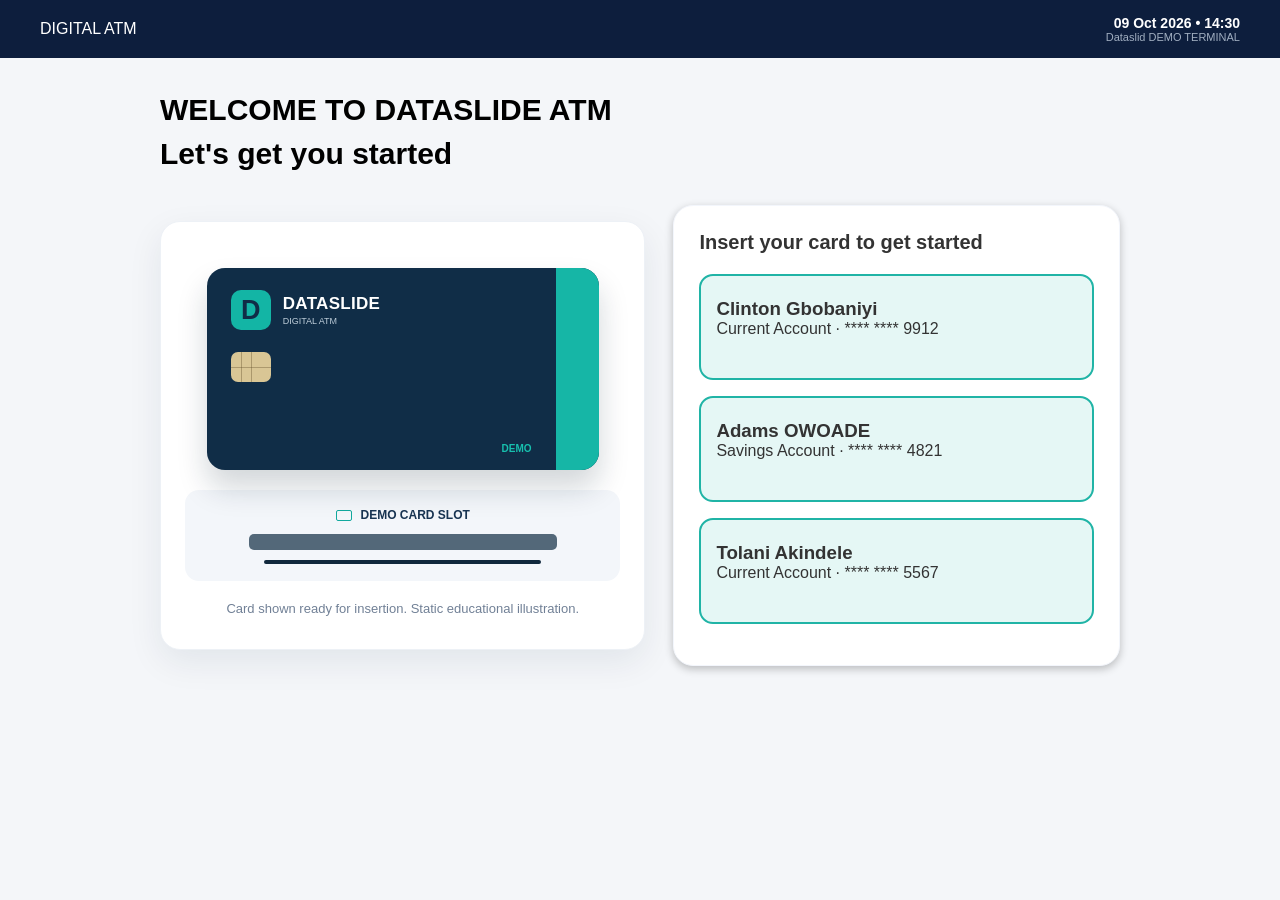
<file: index.html>
<!DOCTYPE html>
<html lang="en">
<head>
    <meta charset="UTF-8">
    <meta name="viewport" content="width=device-width, initial-scale=1.0">
    <title>ATM CONSOLE</title>
    <link rel="stylesheet" href="./style.css">   
</head>
<body>
    <header class="top-navbar">
        <div class="logo-area">
                <p>DIGITAL ATM</p>
         </div>
        </div>
        <div class="terminal-info">
            <p class="date-time">09 Oct 2026 • 14:30</p>
            <p class="terminal-name">Dataslid DEMO TERMINAL</p>
        </div>
    </header>

    <div class="texts">
        <h1>WELCOME TO DATASLIDE ATM</h1>
        <h1>Let's get you started</h1>
    </div>
    <main class="parent">
         <aside class="atm-illustration" aria-label="Illustration of a demo bank card ready for insertion">
            <div class="demo-card">
                <div class="demo-card__stripe"></div>
                <div class="demo-card__content">
                    <div class="demo-card__brand">
                        <span class="demo-card__logo" aria-hidden="true">D</span>
                        <span>
                            <strong>DATASLIDE</strong>
                            <small>DIGITAL ATM</small>
                        </span>
                    </div>
                    <div class="demo-card__chip" aria-hidden="true"><span></span></div>
                    <p class="demo-card__number"></p>
                    <div class="demo-card__footer">
                        <span></span>
                        <strong>DEMO</strong>
                    </div>
                </div>
            </div>
            <div class="card-slot">
                <p><span class="card-slot__icon" aria-hidden="true"></span> DEMO CARD SLOT</p>
                <div class="card-slot__opening" aria-hidden="true"></div>
                <div class="card-slot__underline" aria-hidden="true"></div>
            </div>
            <p class="atm-illustration__caption">Card shown ready for insertion. Static educational illustration.</p>
        </aside>
        <section class="account">
            <p>Insert your card to get started</p>
        
            <div id="atmUsersContainer">

            </div>
            
        </section>

    </main>


    <script src="./atm-users.js"></script>
    <script src="./atm.js"></script>
   
</body>
</html>
</file>
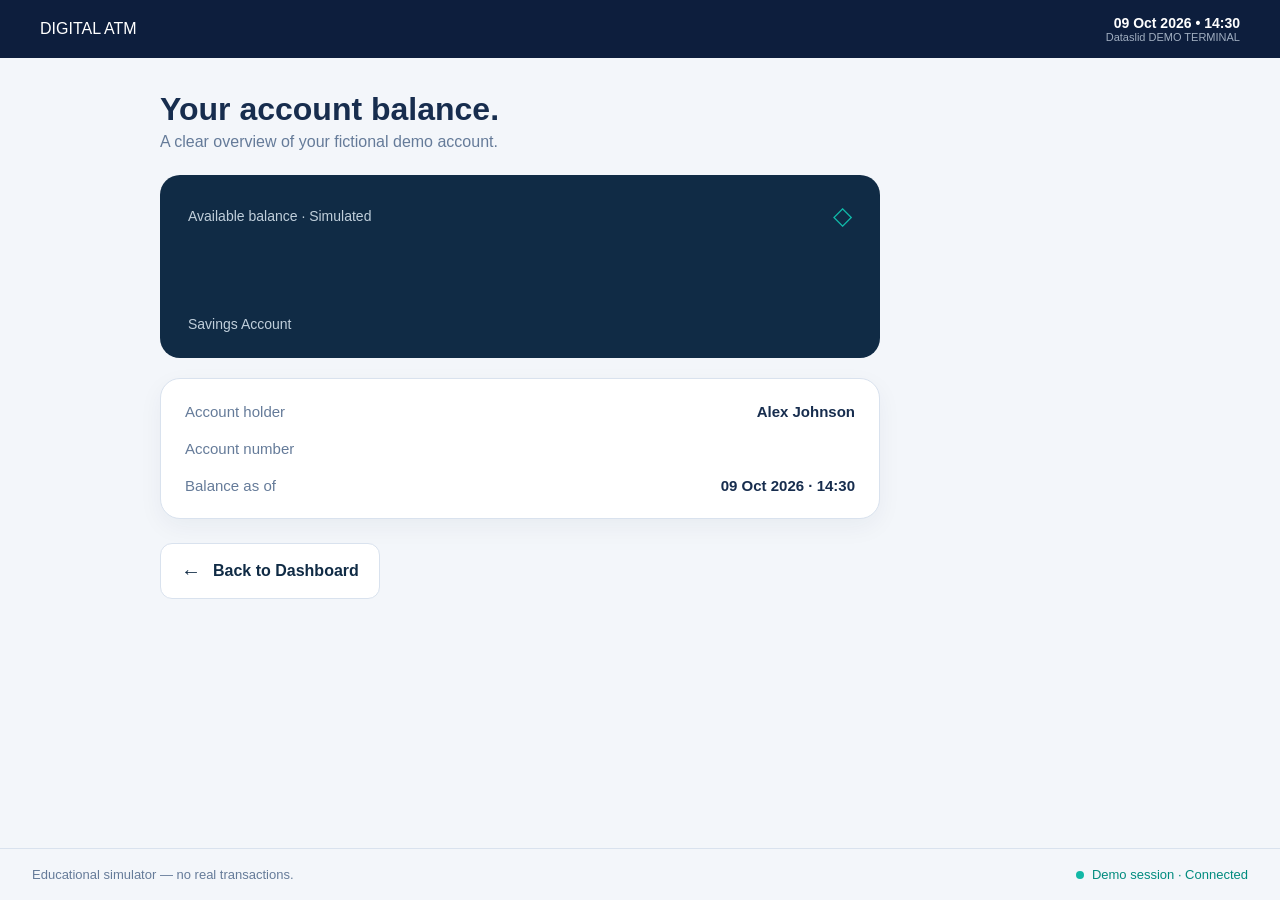
<file: check_balance.html>
<!DOCTYPE html>
<html lang="en">
<head>
    <meta charset="UTF-8">
    <meta name="viewport" content="width=device-width, initial-scale=1.0">
    <title>Account Balance | Apex Digital Bank</title>
    <link rel="stylesheet" href="./style.css">
    <link rel="stylesheet" href="./check_balance.css">
</head>
<body class="account-page">
    <header class="top-navbar">
        <div class="logo-area">
                <p>DIGITAL ATM</p>
            </div>
        </div>
        <div class="terminal-info">
            <p class="date-time">09 Oct 2026 • 14:30</p>
            <p class="terminal-name">Dataslid DEMO TERMINAL</p>
        </div>
    </header>

    <main class="account-main">
        <div class="page-heading">
            <h1>Your account balance.</h1>
            <p>A clear overview of your fictional demo account.</p>
        </div>

        <section class="balance-details" aria-label="Account balance details">
            <div class="balance-panel">
                <div class="balance-topline">
                    <span>Available balance · Simulated</span>
                    <span class="shield-icon" aria-hidden="true">◇</span>
                </div>
                <p class="balance-value" id="balance"></p>
                <div class="balance-bottomline">
                    <span>Savings Account</span>
        
                </div>
            </div>

            <dl class="account-meta">
                <div>
                    <dt>Account holder</dt>
                    <dd id="names">Alex Johnson</dd>
                </div>
                <div>
                    <dt>Account number</dt>
                    <dd id="card-details"></dd>
                </div>
                <div>
                    <dt>Balance as of</dt>
                    <dd>09 Oct 2026 · 14:30</dd>
                </div>
            </dl>
        </section>

        <div class="account-actions">
            <a class="dashboard-button" href="./dashboard.html"><span aria-hidden="true">←</span> Back to Dashboard</a>
        </div>
    </main>

    <footer class="account-footer">
        <span>Educational simulator — no real transactions.</span>
        <span class="session-status"><i aria-hidden="true"></i> Demo session · Connected</span>
    </footer>
    <script src="./atm-users.js"></script>
    <script src="./atm.js"></script>
</body>
</html>
</file>
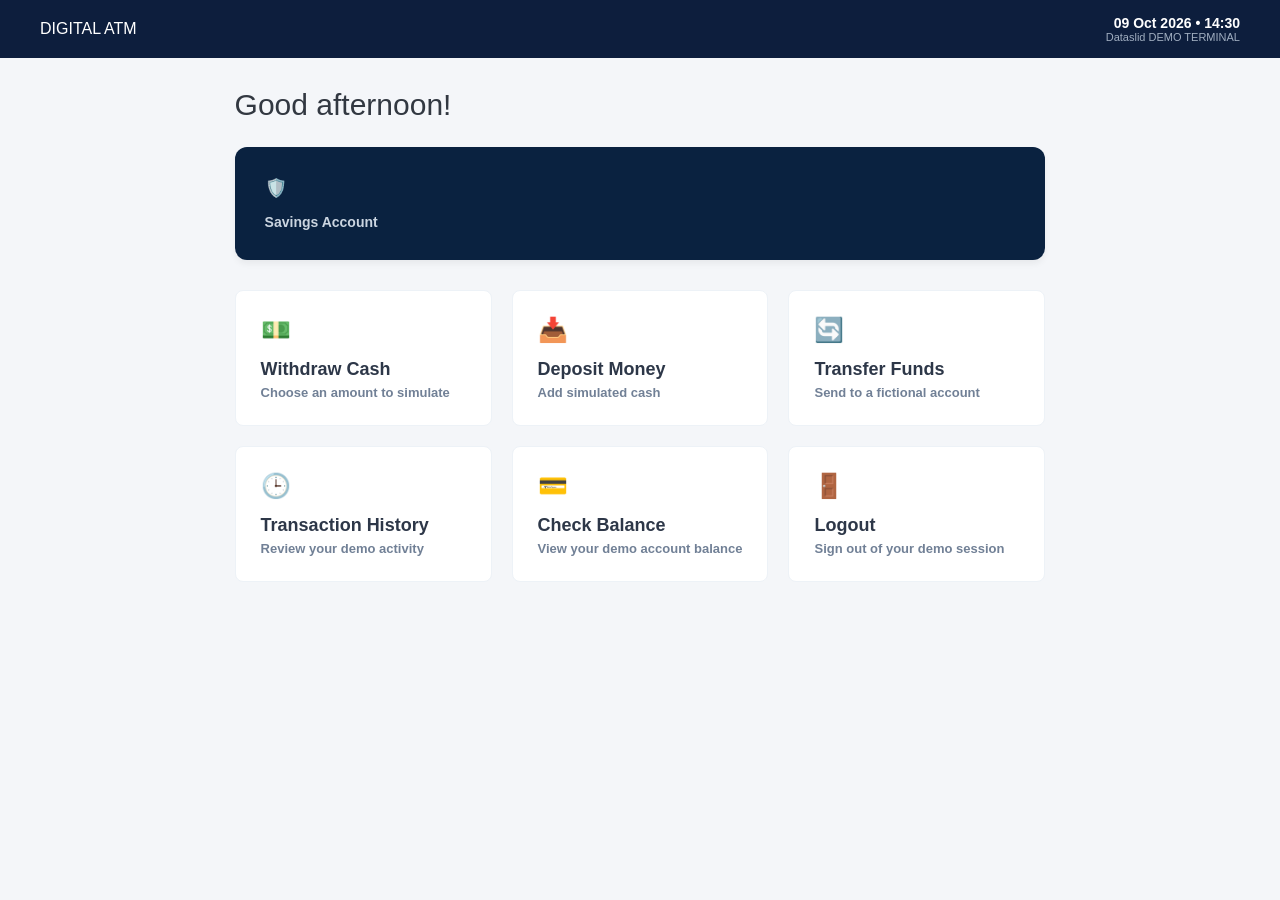
<file: dashboard.html>
<!DOCTYPE html>
<html lang="en">
<head>
    <meta charset="UTF-8">
    <meta name="viewport" content="width=device-width, initial-scale=1.0">
    <title>dashboard-page</title>
    <link rel="stylesheet" href="./style.css">
</head>
<body>

    <header class="top-navbar">
        <div class="logo-area">
                <p>DIGITAL ATM</p>
            </div>
        </div>
        <div class="terminal-info">
            <p class="date-time">09 Oct 2026 • 14:30</p>
            <p class="terminal-name">Dataslid DEMO TERMINAL</p>
        </div>
    </header>

    <main class="dashboard-container">
        <section class="greeting-section">
            <div class="user-welcome">
                <p class="time-greeting">Good afternoon!</p>
                <h2 class="username" id="names"></h2>
            </div>
        </section>
        <a class="balance-link" href="./check_balance.html" aria-label="View account balance details">
        <section class="balance-card">
            <div class="card-top">
                <span class="secure-icon">🛡️</span>
            </div>
            <div class="balance-amount"></div>
            <div class="card-bottom">
                <span class="account-type">Savings Account</span>
                <span class="card-number" id="card-details"></span>
            </div>
        </section>
        </a>
        <section class="action-grid">
            <a href="./withdraw_cash.html" class="grid-link">
                <div class="grid-item">
                    <div class="icon">💵</div>
                    <h3>Withdraw Cash</h3>
                    <p>Choose an amount to simulate</p>
                </div>
            </a>
            <a href="./deposit_money.html" class="grid-link">
                <div class="grid-item">
                    <div class="icon">📥</div>
                    <h3>Deposit Money</h3>
                    <p>Add simulated cash</p>
                </div>
            </a>
            <a href="./transfer_money.html" class="grid-link">
                <div class="grid-item">
                    <div class="icon">🔄</div>
                    <h3>Transfer Funds</h3>
                    <p>Send to a fictional account</p>
                </div>
            </a>
            <a href="./transactions.html" class="grid-link">
                <div class="grid-item">
                    <div class="icon">🕒</div>
                    <h3>Transaction History</h3>
                    <p>Review your demo activity</p>
                </div>
            </a>
            <a href="./check_balance.html" class="grid-link">
            <div class="grid-item">
                <div class="icon">💳</div>
                <h3>Check Balance</h3>
                <p>View your demo account balance</p>
            </div>
            </a>

            <a href="./index.html" class="grid-link">
               <div class="grid-item">
                 <div class="icon">🚪</div>
                 <h3>Logout</h3>
                  <p>Sign out of your demo session</p>
                </div>
            </a>
        </section>

    </main>
    <script src="./atm-users.js"></script>
    <script src="./atm.js"></script>
</body>
</html>
</file>
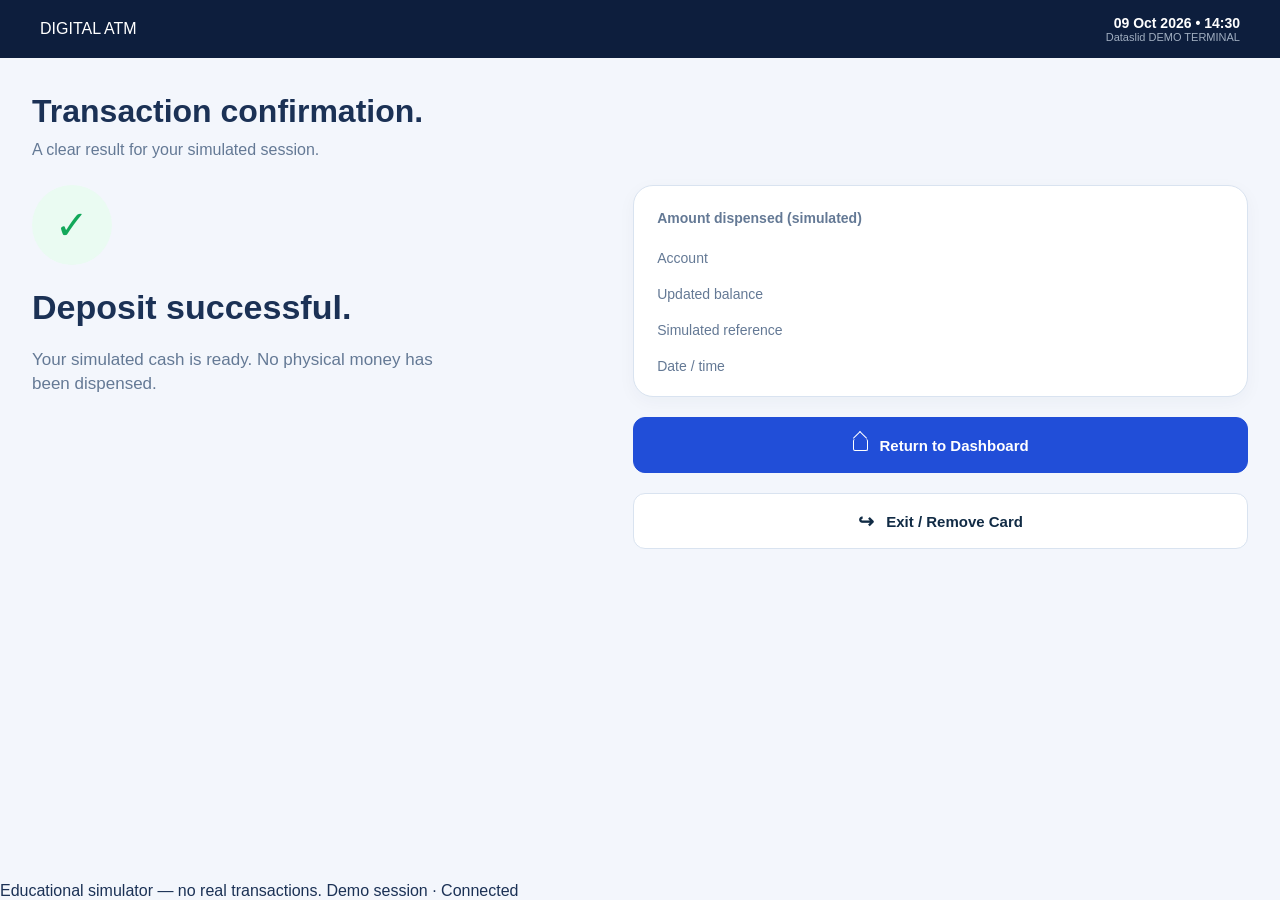
<file: deposit-success.html>
<!DOCTYPE html>
<html lang="en">
<head>
    <meta charset="UTF-8">
    <meta name="viewport" content="width=device-width, initial-scale=1.0">
    <title>Deposit Successful | Digital ATM</title>
    <link rel="stylesheet" href="./style.css">
    <link rel="stylesheet" href="./withdraw_success.css">
</head>
<body class="withdraw-success-page">
    <header class="top-navbar">
        <div class="logo-area">
            <p>DIGITAL ATM</p>
        </div>
        <div class="terminal-info">
            <p class="date-time" id="terminal-date-time">09 Oct 2026 • 14:30</p>
            <p class="terminal-name">Dataslid DEMO TERMINAL</p>
        </div>
    </header>

    <main class="success-main">
        <div class="success-heading">
            <h1>Transaction confirmation.</h1>
            <p>A clear result for your simulated session.</p>
        </div>

        <div class="success-layout">
            <section class="success-message" aria-labelledby="success-title">
                <span class="success-check" aria-hidden="true">✓</span>
                <h2 id="success-title">Deposit successful.</h2>
                <p>Your simulated cash is ready. No physical money has been dispensed.</p>
            </section>

            <section class="transaction-column" aria-label="Withdrawal receipt">
                <div class="transaction-card">
                    <p class="transaction-label">Amount dispensed (simulated)</p>
                    <p class="transaction-amount" id="transaction-amount"></p>

                    <dl class="transaction-details">
                        <div>
                            <dt>Account</dt>
                            <dd id="card-details"></dd>
                        </div>
                        <div>
                            <dt>Updated balance</dt>
                            <dd id="balance"></dd>
                        </div>
                        <div>
                            <dt>Simulated reference</dt>
                            <dd id="transaction-reference"></dd>
                        </div>
                        <div>
                            <dt>Date / time</dt>
                            <dd id="transaction-date-time"></dd>
                        </div>
                    </dl>
                </div>

                <nav class="success-actions" aria-label="Next steps">
                    <a class="dashboard-action" href="./dashboard.html">
                        <span class="home-icon" aria-hidden="true"></span>
                        Return to Dashboard
                    </a>
                    <a class="exit-action" href="./index.html">
                        <span class="exit-icon" aria-hidden="true">↪</span>
                        Exit / Remove Card
                    </a>
                </nav>
            </section>
        </div>
    </main>
    <footer class="withdraw-footer">
        <span>Educational simulator — no real transactions.</span>
        <span class="session-status"><i aria-hidden="true"></i> Demo session · Connected</span>
    </footer>
</body>
<script src="./deposit_success.js"></script>

</html>
</file>
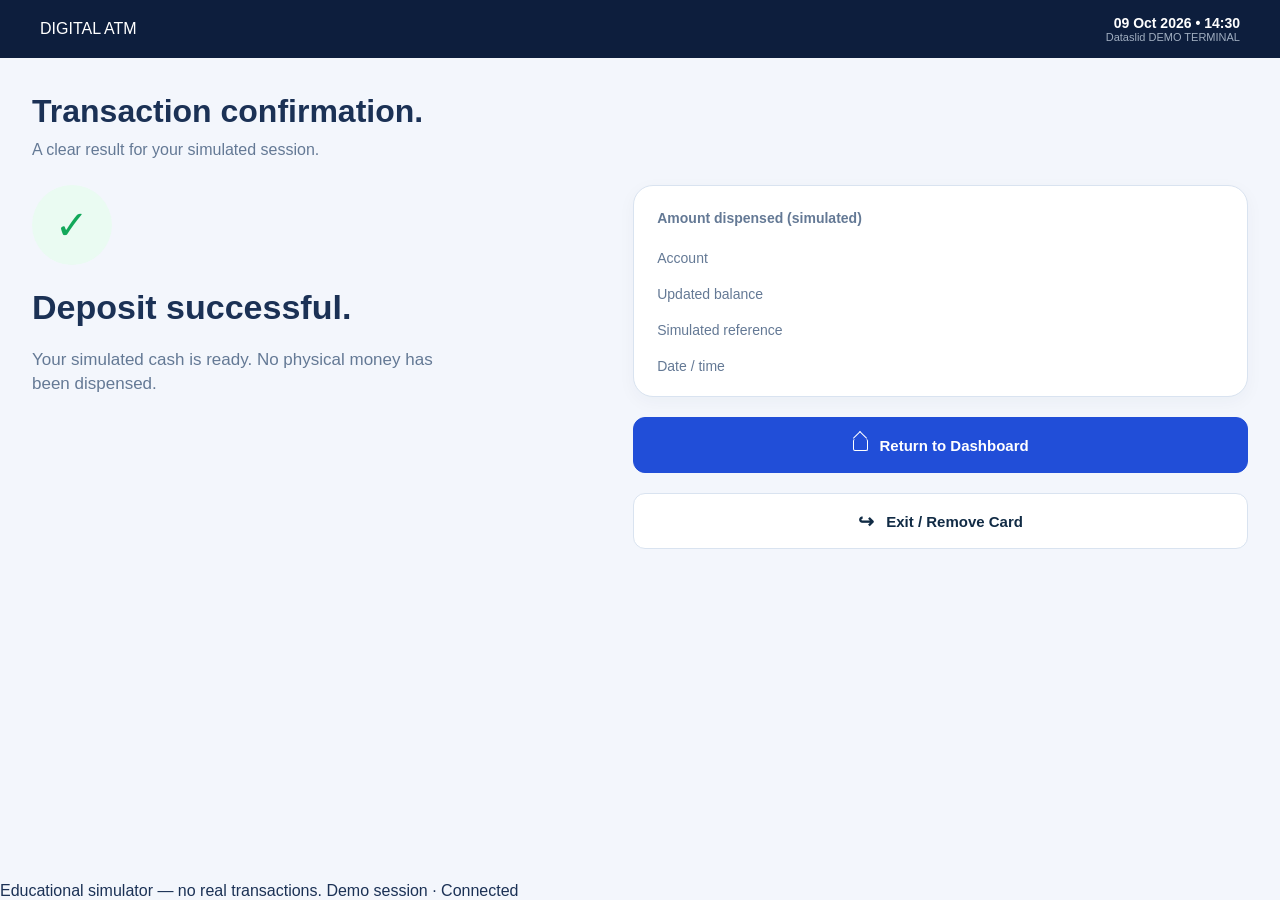
<file: deposit-withdraw.html>
<!DOCTYPE html>
<html lang="en">
<head>
    <meta charset="UTF-8">
    <meta name="viewport" content="width=device-width, initial-scale=1.0">
    <title>Withdrawal Successful | Digital ATM</title>
    <link rel="stylesheet" href="./style.css">
    <link rel="stylesheet" href="./withdraw_success.css">
</head>
<body class="withdraw-success-page">
    <header class="top-navbar">
        <div class="logo-area">
            <p>DIGITAL ATM</p>
        </div>
        <div class="terminal-info">
            <p class="date-time" id="terminal-date-time">09 Oct 2026 • 14:30</p>
            <p class="terminal-name">Dataslid DEMO TERMINAL</p>
        </div>
    </header>

    <main class="success-main">
        <div class="success-heading">
            <h1>Transaction confirmation.</h1>
            <p>A clear result for your simulated session.</p>
        </div>

        <div class="success-layout">
            <section class="success-message" aria-labelledby="success-title">
                <span class="success-check" aria-hidden="true">✓</span>
                <h2 id="success-title">Deposit successful.</h2>
                <p>Your simulated cash is ready. No physical money has been dispensed.</p>
            </section>

            <section class="transaction-column" aria-label="Withdrawal receipt">
                <div class="transaction-card">
                    <p class="transaction-label">Amount dispensed (simulated)</p>
                    <p class="transaction-amount" id="transaction-amount"></p>

                    <dl class="transaction-details">
                        <div>
                            <dt>Account</dt>
                            <dd id="card-details"></dd>
                        </div>
                        <div>
                            <dt>Updated balance</dt>
                            <dd id="balance"></dd>
                        </div>
                        <div>
                            <dt>Simulated reference</dt>
                            <dd id="transaction-reference"></dd>
                        </div>
                        <div>
                            <dt>Date / time</dt>
                            <dd id="transaction-date-time"></dd>
                        </div>
                    </dl>
                </div>

                <nav class="success-actions" aria-label="Next steps">
                    <a class="dashboard-action" href="./dashboard.html">
                        <span class="home-icon" aria-hidden="true"></span>
                        Return to Dashboard
                    </a>
                    <a class="exit-action" href="./welcome_page.html">
                        <span class="exit-icon" aria-hidden="true">↪</span>
                        Exit / Remove Card
                    </a>
                </nav>
            </section>
        </div>
    </main>
    <footer class="withdraw-footer">
        <span>Educational simulator — no real transactions.</span>
        <span class="session-status"><i aria-hidden="true"></i> Demo session · Connected</span>
    </footer>
</body>
<script src="./atm-users.js"></script>
<script src="./atm.js"></script>

</html>
</file>
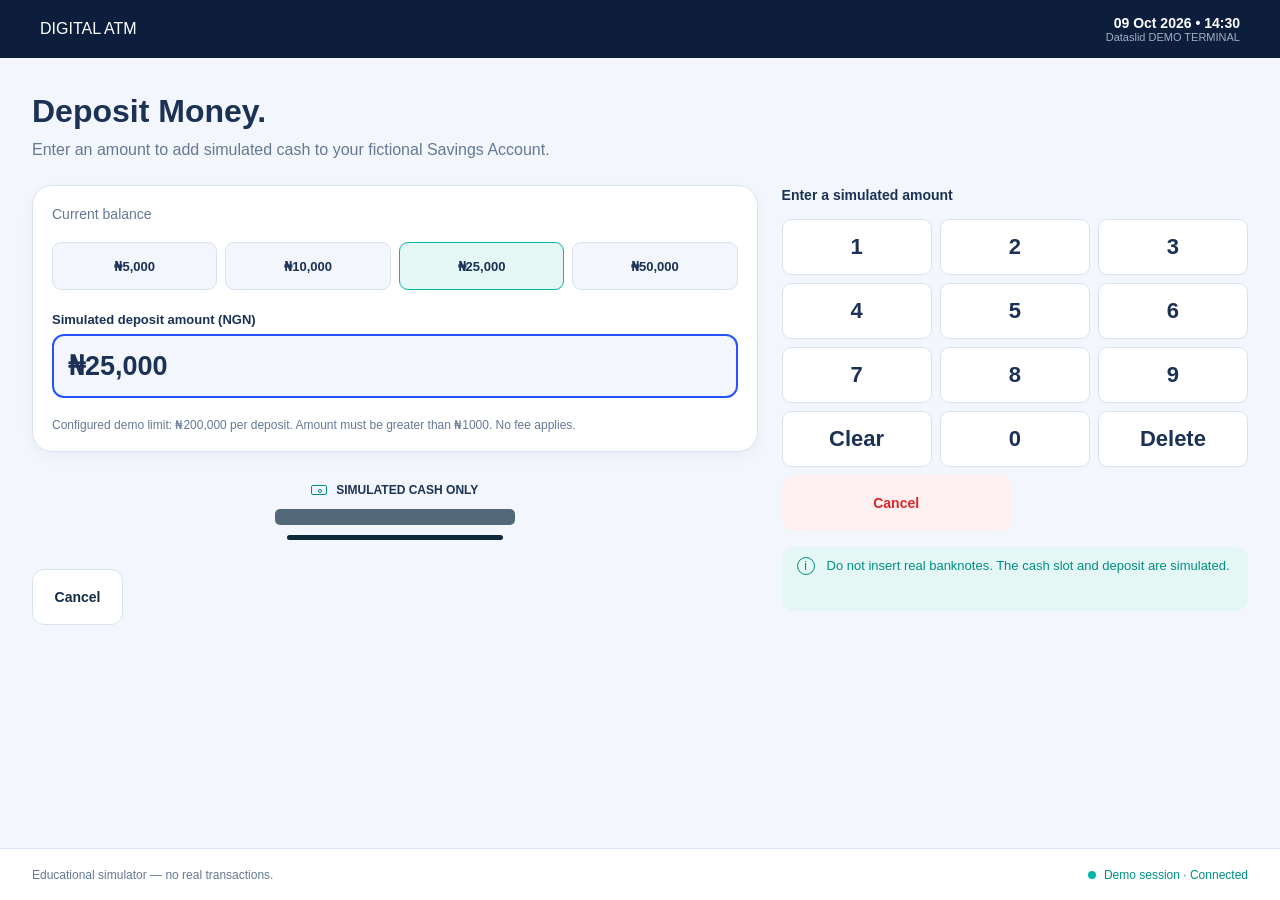
<file: deposit_money.html>
<!DOCTYPE html>
<html lang="en">
<head>
    <meta charset="UTF-8">
    <meta name="viewport" content="width=device-width, initial-scale=1.0">
    <title>Deposit Money | Apex Digital Bank</title>
    <link rel="stylesheet" href="./style.css">
    <link rel="stylesheet" href="./withdraw_cash.css">
    <link rel="stylesheet" href="./deposit_money.css">
</head>
<body class="deposit-page" >
    <header class="top-navbar">
        <div class="logo-area">
                <p>DIGITAL ATM</p>
            </div>
        </div>
        <div class="terminal-info">
            <p class="date-time">09 Oct 2026 • 14:30</p>
            <p class="terminal-name">Dataslid DEMO TERMINAL</p>
        </div>
    </header>

    <main class="withdraw-main">
        <div class="page-heading">
            <h1>Deposit Money.</h1>
            <p>Enter an amount to add simulated cash to your fictional Savings Account.</p>
        </div>

        <div class="withdraw-layout">
            <section class="withdraw-details" aria-label="Deposit amount">
                <div class="amount-card">
                    <div class="balance-row">
                        <span>Current balance</span>
                        <strong id="balance"></strong>
                    </div>

                    <fieldset class="quick-amounts">
                        <legend class="visually-hidden">Choose a quick deposit amount</legend>
                        <label class="quick-amount">
                            <input type="radio"  name="withdraw-amount"  value="5000">
                            <span>₦5,000</span>
                        </label>
                        <label class="quick-amount">
                            <input type="radio"  name="withdraw-amount"  value="10000">
                            <span>₦10,000</span>
                        </label>
                        <label class="quick-amount">
                            <input type="radio"  name="withdraw-amount"  value="25000" checked>
                            <span>₦25,000</span>
                        </label>
                        <label class="quick-amount">
                            <input type="radio"  name="withdraw-amount"  value="50000">
                            <span>₦50,000</span>
                        </label>
                    </fieldset>

                    <label class="custom-amount-label" for="deposit-amount">Simulated deposit amount (NGN)</label>
                    <input class="custom-amount" id="custom-amount" type="text" inputmode="numeric" value="₦25,000" readonly>

                    <p class="denomination-note">Configured demo limit: ₦200,000 per deposit. Amount must be greater than ₦1000. No fee applies.</p>

                   <aside class="">
                    <p id="withdraw-message" role="status" aria-live="polite"></p>
                   </aside>
                </div>

                <div class="deposit-slot" aria-label="Simulated cash deposit slot">
                    <p><span class="banknote-icon" aria-hidden="true"></span> SIMULATED CASH ONLY</p>
                    <div class="deposit-slot__opening" aria-hidden="true"></div>
                    <div class="deposit-slot__underline" aria-hidden="true"></div>
                </div>

                <div class="withdraw-actions">
                    <a class="cancel-main" href="./dashboard.html">Cancel</a>
                    <button class="confirm-deposit" type="button" hidden>Confirm Deposit</button>
                </div>
            </section>

            <section class="keypad-panel" aria-label="Deposit amount keypad">
                <h2>Enter a simulated amount</h2>
                <div class="amount-keypad">
                    <button  class="withdraw-button" type="button">1</button>
                    <button class="withdraw-button" type="button">2</button>
                    <button class="withdraw-button" type="button">3</button>
                    <button class="withdraw-button" type="button">4</button>
                    <button class="withdraw-button" type="button">5</button>
                    <button class="withdraw-button" type="button">6</button>
                    <button class="withdraw-button" type="button">7</button>
                    <button class="withdraw-button" type="button">8</button>
                    <button class="withdraw-button" type="button">9</button>
                    <button class="withdraw-button class="keypad-utility" type="button">Clear</button>
                    <button class="withdraw-button" type="button">0</button>
                    <button class="withdraw-button" class="keypad-utility" type="button">Delete</button>
                </div>
                <div class="keypad-actions">
                    <a href="./dashboard.html">Cancel</a>
                </div>
                <aside class="simulation-notice">
                    <span class="notice-icon" aria-hidden="true">i</span>
                    <p>Do not insert real banknotes. The cash slot and deposit are simulated.</p>
                </aside>
            </section>
        </div>
    </main>

    <footer class="withdraw-footer">
        <span>Educational simulator — no real transactions.</span>
        <span class="session-status"><i aria-hidden="true"></i> Demo session · Connected</span>
    </footer>
    <script src="./atm-users.js"></script>
    <script src="./atm.js"></script>
</body>
</html>
</file>
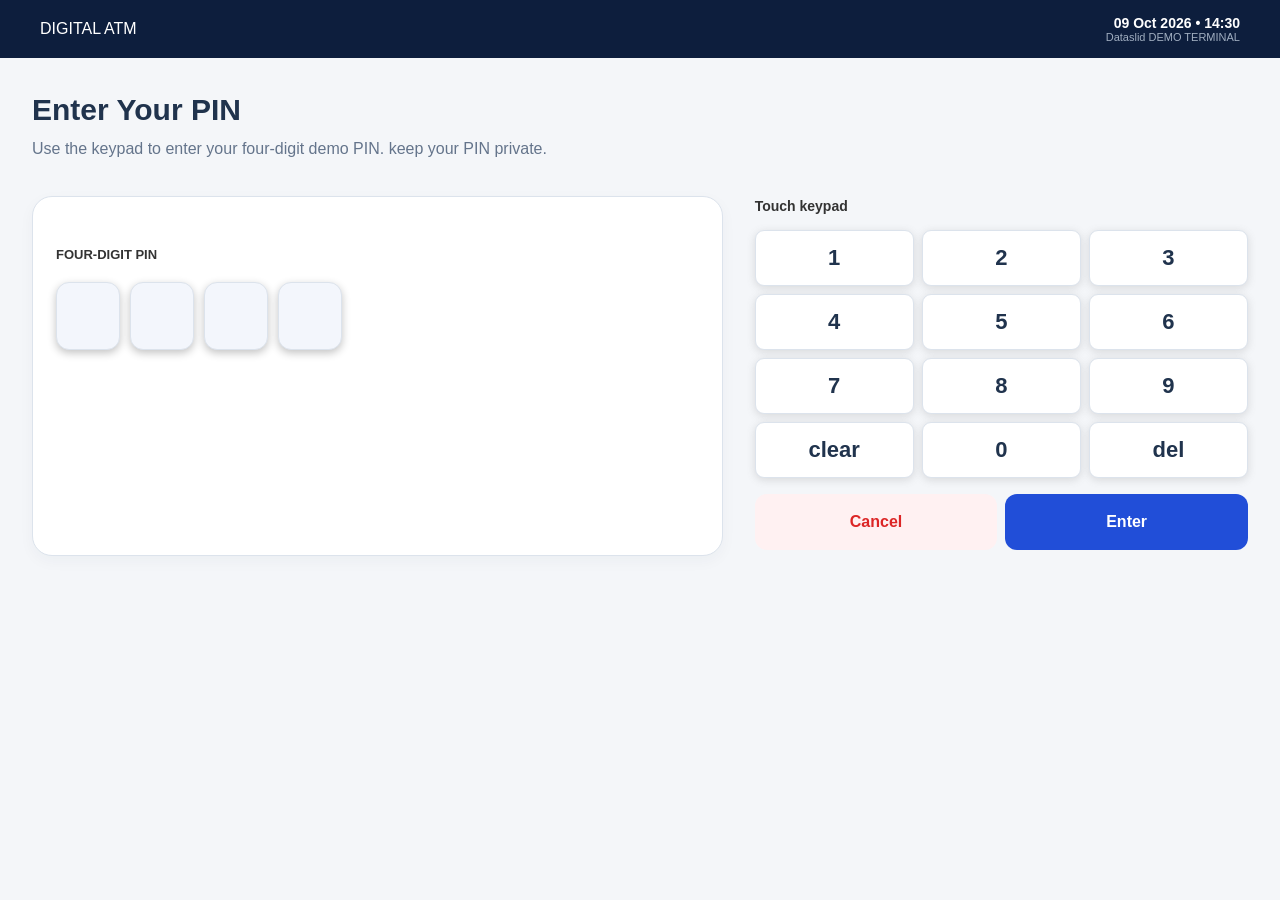
<file: passcode_page.html>
<!DOCTYPE html>
<html lang="en">
<head>
    <meta charset="UTF-8">
    <meta name="viewport" content="width=device-width, initial-scale=1.0">
    <title>passcode page</title>
    <link rel="stylesheet" href="./passcode_page.css">
    <link rel="stylesheet" href="./style.css">
</head>
<body>
    <header class="top-navbar">
        <div class="logo-area">
                <p>DIGITAL ATM</p>
            </div>  
        </div>
        <div class="terminal-info">
            <p class="date-time">09 Oct 2026 • 14:30</p>
            <p class="terminal-name">Dataslid DEMO TERMINAL</p>
        </div>
    </header>
    
    <div class="text">
        <h1>Enter Your PIN</h1>
        <p>Use the keypad to enter your four-digit demo PIN. keep your PIN private.</p>
    </div>
    <main class="pin-layout">
        <section class="display_box">
            <div class="account-summary">
                <h2 id="names"></h2>
                <p id="card-details"></p>
            </div>
            <p class="pin-label">FOUR-DIGIT PIN</p>
            <div class="pin-inputs">
                <input type="password" inputmode="numeric" autocomplete="one-time-code" aria-label="Digit 1" class="displayInput" maxlength="1" readonly>
                <input type="password" inputmode="numeric" autocomplete="off" aria-label="Digit 2" class="displayInput" maxlength="1" readonly>
                <input type="password" inputmode="numeric" autocomplete="off" aria-label="Digit 3" class="displayInput" maxlength="1" readonly>
                <input type="password" inputmode="numeric" autocomplete="off" aria-label="Digit 4" class="displayInput" maxlength="1" readonly>

                <h3 id="alert-message" class="alert-message"></h3>
            </div>
        </section>
        <section class="keypad-section">
            <p class="keypad-label">Touch keypad</p>
            <div class="buttons">
            <div class="btn_rows">
                <button class="button">1</button>
                <button class="button">2</button>
                <button class="button">3</button>
            </div>
            <div class="btn_rows">
                <button class="button">4</button>
                <button class="button">5</button>
                <button class="button">6</button>
            </div>
            <div class="btn_rows">
                <button class="button">7</button>
                <button class="button">8</button>
                <button class="button">9</button>
            </div>
            <div class="btn_rows">
                <button class="button">clear</button>
                <button class="button">0</button>
                <button class="button">del</button>
            </div>
        <div class="keypad-actions">
         <a class="cancel-button" href="./index.html">Cancel</a>
         <button type="button" class="enter-button" id="submit-pin-btn">Enter</button>
        </div>
        </section>
    </main>



     <script src="./atm-users.js"></script>
     <script src="./atm.js"></script>
     
</body>
</html>
</file>
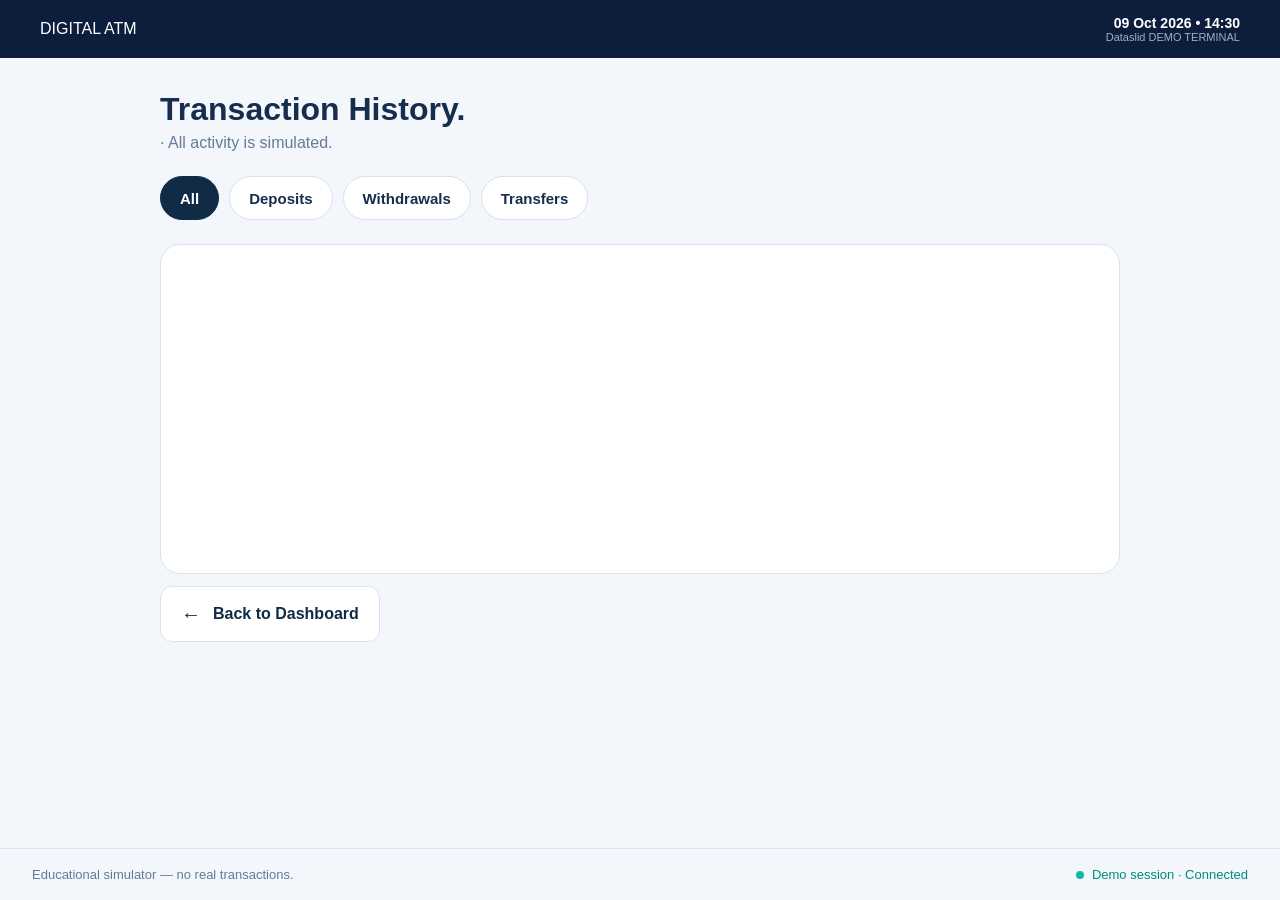
<file: transactions.html>
<!DOCTYPE html>
<html lang="en">
<head>
    <meta charset="UTF-8">
    <meta name="viewport" content="width=device-width, initial-scale=1.0">
    <title>Transaction History | Apex Digital Bank</title>
    <link rel="stylesheet" href="./style.css">
    <link rel="stylesheet" href="./check_balance.css">
    <link rel="stylesheet" href="./transactions.css">
</head>
<body class="account-page transactions-page" id="transactions-page">
    <header class="top-navbar">
        <div class="logo-area">
            <p>DIGITAL ATM</p>
        </div>
        <div class="terminal-info">
            <p class="date-time">09 Oct 2026 • 14:30</p>
            <p class="terminal-name">Dataslid DEMO TERMINAL</p>
        </div>
    </header>

    <main class="transactions-main">
        <div class="page-heading">
            <h1>Transaction History.</h1>
            <p><span id="names"></span>  <span id="card-details"></span> · All activity is simulated.</p>
        </div>

        <section class="transaction-history" aria-label="Transaction history">
            <input class="filter-input" type="radio" name="transaction-filter" id="filter-all" checked>
            <input class="filter-input" type="radio" name="transaction-filter" id="filter-deposits">
            <input class="filter-input" type="radio" name="transaction-filter" id="filter-withdrawals">
            <input class="filter-input" type="radio" name="transaction-filter" id="filter-transfers">

            <div class="filter-tabs" role="group" aria-label="Filter transactions">
                <label for="filter-all">All</label>
                <label for="filter-deposits">Deposits</label>
                <label for="filter-withdrawals">Withdrawals</label>
                <label for="filter-transfers">Transfers</label>
            </div>

            <div class="transaction-card" id="transaction-list">
                <div class="table-scroll">
                    <table class="transaction-table" id="transaction-table">
                        <thead>
                            <tr>
                                <th scope="col">Transaction / Date</th>
                                <th scope="col">Reference</th>
                                <th scope="col">Amount</th>
                                <th scope="col">Status</th>
                            </tr>
                        </thead>
                        <tbody id="transaction-rows"></tbody>
                    </table>
                </div>

                <div class="empty-state" id="empty-transactions">
                    <span class="receipt-icon" aria-hidden="true"></span>
                    <h2>No transactions yet</h2>
                    <p>Your fictional account has no activity in this category. Try a simulated deposit, withdrawal or transfer to see it here.</p>
                </div>
            </div>

            <div class="transactions-bottom">
                <a class="dashboard-button" href="./dashboard.html"><span aria-hidden="true">←</span> Back to Dashboard</a>
            </div>
        </section>
    </main>

    <footer class="account-footer">
        <span>Educational simulator — no real transactions.</span>
        <span class="session-status"><i aria-hidden="true"></i> Demo session · Connected</span>
    </footer>
    <script src="./atm-users.js"></script>
    <script src="./atm.js"></script>
</body>
</html>
</file>
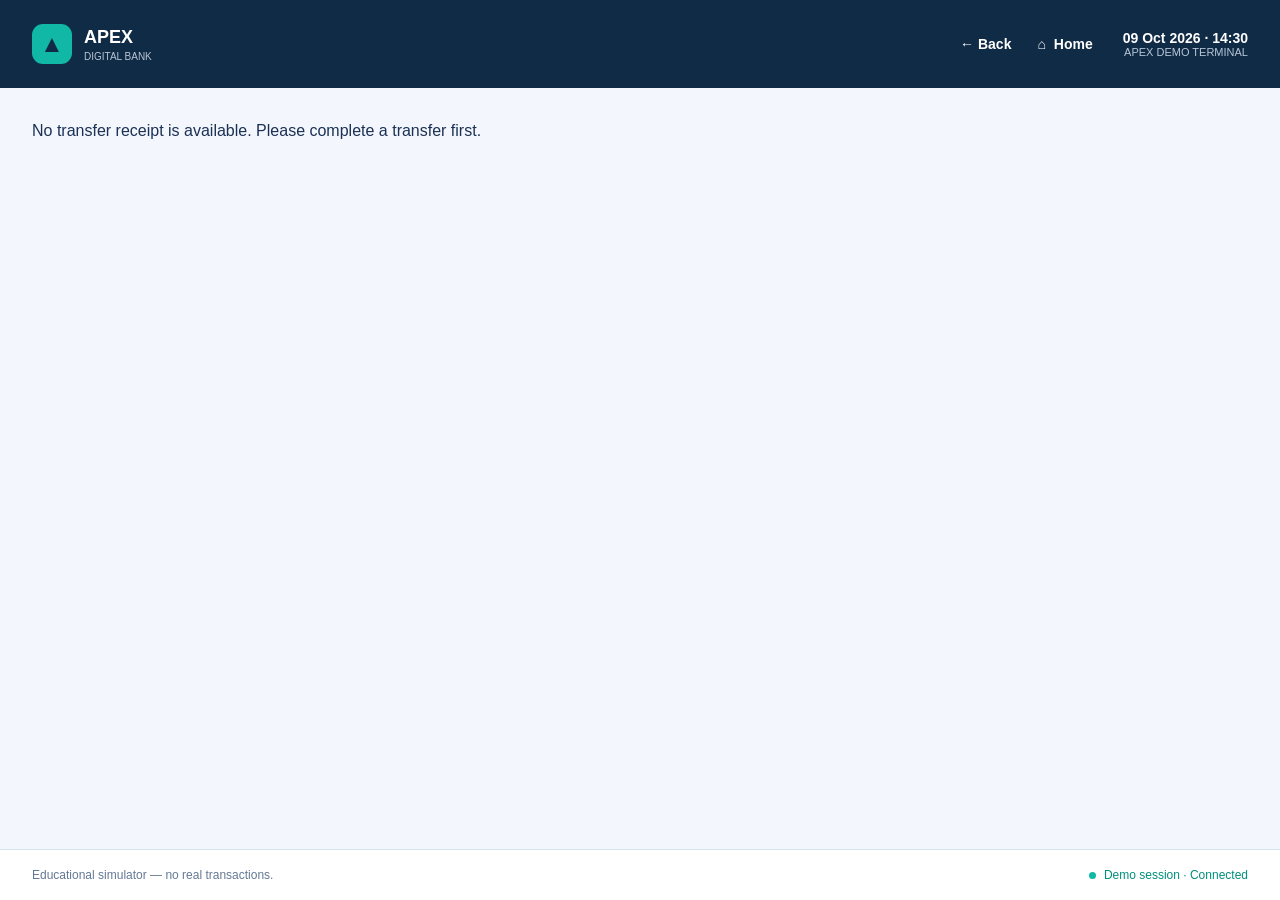
<file: transfer-success.html>
<!DOCTYPE html>
<html lang="en">
<head>
    <meta charset="UTF-8">
    <meta name="viewport" content="width=device-width, initial-scale=1.0">

    <title>Transfer Confirmation | Digital ATM</title>

    <link rel="stylesheet" href="./style.css">
    <link rel="stylesheet" href="./transfar-success.css">
</head>

<body class="transfer-success-page">
    <header class="top-navbar">
        <div class="logo-area">
            <span class="logo-icon" aria-hidden="true">▲</span>
            <div class="logo-text">
                <h1>APEX</h1>
                <p>DIGITAL BANK</p>
            </div>
        </div>
        <nav class="success-header-actions" aria-label="Page navigation">
            <a href="./transfer_money.html">← Back</a>
            <a href="./dashboard.html"><span aria-hidden="true">⌂</span> Home</a>
        </nav>
        <div class="terminal-info">
            <p class="date-time">09 Oct 2026 · 14:30</p>
            <p class="terminal-name">APEX DEMO TERMINAL</p>
        </div>
    </header>

    <main class="success-main receipt-container">
        <div class="success-heading">
            <h1>Transaction confirmation.</h1>
            <p>A clear result for your simulated session.</p>
        </div>

        <div class="success-layout">
            <section class="success-message" aria-labelledby="success-title">
                <span class="success-check" aria-hidden="true">✓</span>
                <h2 id="success-title">Transfer successful.</h2>
                <p>Your simulated transfer has been recorded. No real bank transfer occurred.</p>
                <p class="success-notice">Educational simulator only. This transaction is fictional.</p>
            </section>

            <section class="transaction-column" aria-label="Transfer receipt">
                <div class="transaction-card">
                    <p class="transaction-label">Amount transferred (simulated)</p>
                    <p class="transaction-amount" id="receipt-amount">₦0</p>

                    <dl class="transaction-details">
                        <div>
                            <dt>Status</dt>
                            <dd id="receipt-status">Simulated</dd>
                        </div>
                        <div>
                            <dt>Recipient</dt>
                            <dd id="receipt-recipient">—</dd>
                        </div>
                        <div>
                            <dt>Destination account</dt>
                            <dd id="receipt-account">—</dd>
                        </div>
                        <div>
                            <dt>Destination bank</dt>
                            <dd id="receipt-bank">—</dd>
                        </div>
                        <div>
                            <dt>Simulated reference</dt>
                            <dd id="receipt-reference">—</dd>
                        </div>
                        <div>
                            <dt>Date / time</dt>
                            <dd id="receipt-date">—</dd>
                        </div>
                        <div>
                            <dt>Updated balance</dt>
                            <dd id="receipt-balance">—</dd>
                        </div>
                    </dl>
                </div>

                <nav class="success-actions" aria-label="Next steps">
                    <a class="dashboard-action" href="./dashboard.html">
                        <span class="home-icon" aria-hidden="true"></span>
                        Return to Dashboard
                    </a>
                    <a class="history-action" href="./transactions.html">
                        Transaction History
                    </a>
                </nav>
            </section>
        </div>
    </main>

    <footer class="withdraw-footer">
        <span>Educational simulator — no real transactions.</span>
        <span class="session-status"><i aria-hidden="true"></i> Demo session · Connected</span>
    </footer>

    <script src="./atm-users.js"></script>
    <script src="./transfer-succes.js"></script>
</body>
</html>
</file>
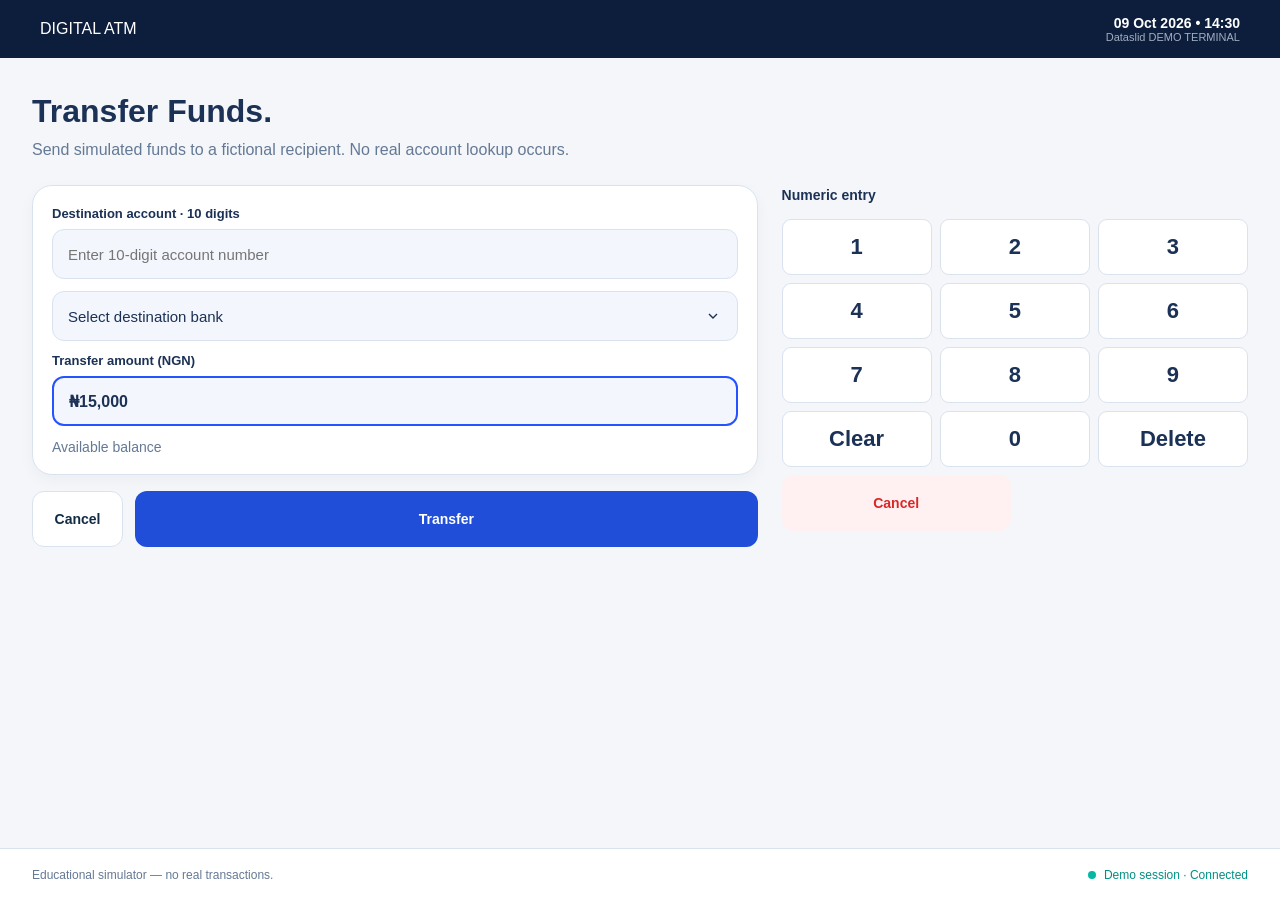
<file: transfer_money.html>
<!DOCTYPE html>
<html lang="en">
<head>
    <meta charset="UTF-8">
    <meta name="viewport" content="width=device-width, initial-scale=1.0">
    <title>Transfer Funds | Apex Digital Bank</title>
    <link rel="stylesheet" href="./style.css">
    <link rel="stylesheet" href="./withdraw_cash.css">
    <link rel="stylesheet" href="./transfer_money.css">
</head>
<body class="transfer-page">
    <header class="top-navbar">
        <div class="logo-area">
            <p>DIGITAL ATM</p>
        </div>
        <div class="terminal-info">
            <p class="date-time">09 Oct 2026 • 14:30</p>
            <p class="terminal-name">Dataslid DEMO TERMINAL</p>
        </div>
    </header>

    <main class="withdraw-main">
        <div class="page-heading">
            <h1>Transfer Funds.</h1>
            <p>Send simulated funds to a fictional recipient. No real account lookup occurs.</p>
        </div>

        <div class="withdraw-layout">
            <section class="withdraw-details" aria-label="Transfer details">
                <div class="amount-card transfer-card">
                    <label class="transfer-field-label" for="destination-account">Destination account · 10 digits</label>
                    <input class="transfer-field"  id="destination-account" type="text" inputmode="numeric"  maxlength="10" autocomplete="off" placeholder="Enter 10-digit account number" readonly>

                    <label class="visually-hidden" for="destination-bank">Fictional destination bank</label>
                   <select class="transfer-field transfer-bank" id="destination-bank">
                        <option value="" selected disabled>Select destination bank</option>
                        <option value="apex-demo">Fictional bank: Apex Demo Bank</option>
                        <option value="unity-demo">Fictional bank: Unity Demo Bank</option>
                        <option value="sample-trust">Fictional bank: Sample Trust Bank</option>
                    </select>

                    <label class="transfer-field-label" for="custom-amount">Transfer amount (NGN)</label>
                    <input class="transfer-field transfer-amount" id="custom-amount"   type="text" inputmode="numeric" value="₦15,000" readonly>

                    <div class="transfer-balance">
                        <span>Available balance</span>
                        <strong id="balance"></strong>
                    </div>
                   <aside class="">
                      <p id="transfer-message" role="status" aria-live="polite"></p>
                   </aside>                    
                </div>

                <div class="withdraw-actions">
                    <a class="cancel-main" href="./dashboard.html">Cancel</a>
                    <button class="confirm-withdrawal" id="confirm-transfer" type="button" hidden>Transfer</button>
                </div>
            </section>

            <section class="keypad-panel" aria-label="Numeric keypad">
                <h2>Numeric entry</h2>
                <div class="amount-keypad">
                    <button class="withdraw-button" type="button">1</button>
                    <button class="withdraw-button" type="button">2</button>
                    <button class="withdraw-button" type="button">3</button>
                    <button class="withdraw-button" type="button">4</button>
                    <button class="withdraw-button" type="button">5</button>
                    <button class="withdraw-button" type="button">6</button>
                    <button class="withdraw-button" type="button">7</button>
                    <button class="withdraw-button" type="button">8</button>
                    <button class="withdraw-button" type="button">9</button>
                    <button class="withdraw-button" class="keypad-utility" type="button">Clear</button>
                    <button class="withdraw-button" type="button">0</button>
                    <button class="withdraw-button" class="keypad-utility" type="button">Delete</button>
                </div>
                <div class="keypad-actions">
                    <a href="./dashboard.html">Cancel</a>
                </div>
            </section>
        </div>
    </main>

    <footer class="withdraw-footer">
        <span>Educational simulator — no real transactions.</span>
        <span class="session-status"><i aria-hidden="true"></i> Demo session · Connected</span>
    </footer>
</body>
<script src="./atm-users.js"></script>
<script src="./atm.js"></script>
</html>
</file>
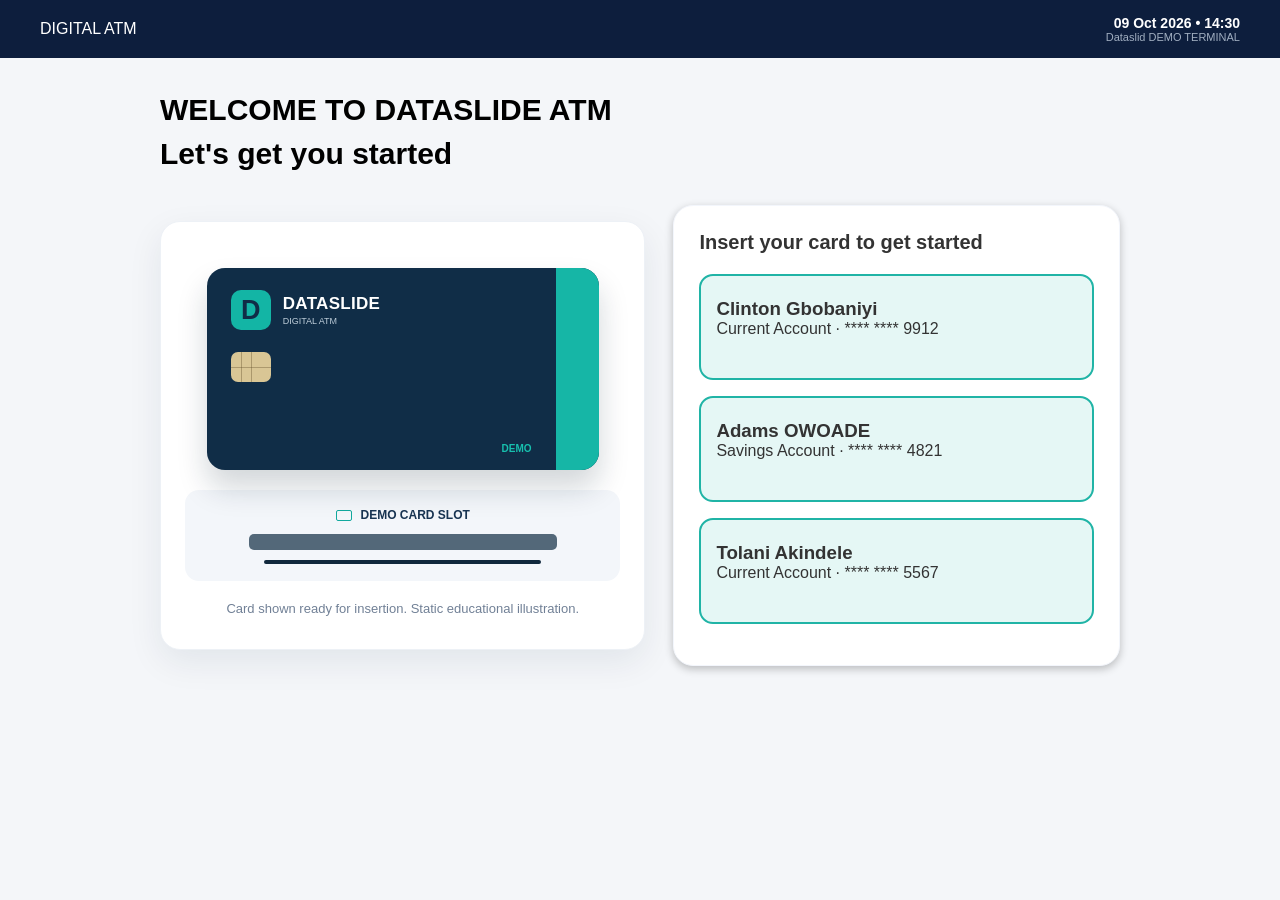
<file: welcome_page.html>
<!DOCTYPE html>
<html lang="en">
<head>
    <meta charset="UTF-8">
    <meta name="viewport" content="width=device-width, initial-scale=1.0">
    <title>ATM CONSOLE</title>
    <link rel="stylesheet" href="./style.css">   
</head>
<body>
    <header class="top-navbar">
        <div class="logo-area">
                <p>DIGITAL ATM</p>
            </div>
        </div>
        <div class="terminal-info">
            <p class="date-time">09 Oct 2026 • 14:30</p>
            <p class="terminal-name">Dataslid DEMO TERMINAL</p>
        </div>
    </header>

    <div class="texts">
        <h1>WELCOME TO DATASLIDE ATM</h1>
        <h1>Let's get you started</h1>
    </div>
    <main class="parent">
         <aside class="atm-illustration" aria-label="Illustration of a demo bank card ready for insertion">
            <div class="demo-card">
                <div class="demo-card__stripe"></div>
                <div class="demo-card__content">
                    <div class="demo-card__brand">
                        <span class="demo-card__logo" aria-hidden="true">D</span>
                        <span>
                            <strong>DATASLIDE</strong>
                            <small>DIGITAL ATM</small>
                        </span>
                    </div>
                    <div class="demo-card__chip" aria-hidden="true"><span></span></div>
                    <p class="demo-card__number"></p>
                    <div class="demo-card__footer">
                        <span></span>
                        <strong>DEMO</strong>
                    </div>
                </div>
            </div>
            <div class="card-slot">
                <p><span class="card-slot__icon" aria-hidden="true"></span> DEMO CARD SLOT</p>
                <div class="card-slot__opening" aria-hidden="true"></div>
                <div class="card-slot__underline" aria-hidden="true"></div>
            </div>
            <p class="atm-illustration__caption">Card shown ready for insertion. Static educational illustration.</p>
        </aside>
        <section class="account">
            <p>Insert your card to get started</p>
        
            <div id="atmUsersContainer">

            </div>
            
        </section>

    </main>


    <script src="./atm-users.js"></script>
    <script src="./atm.js"></script>
   
</body>
</html>
</file>
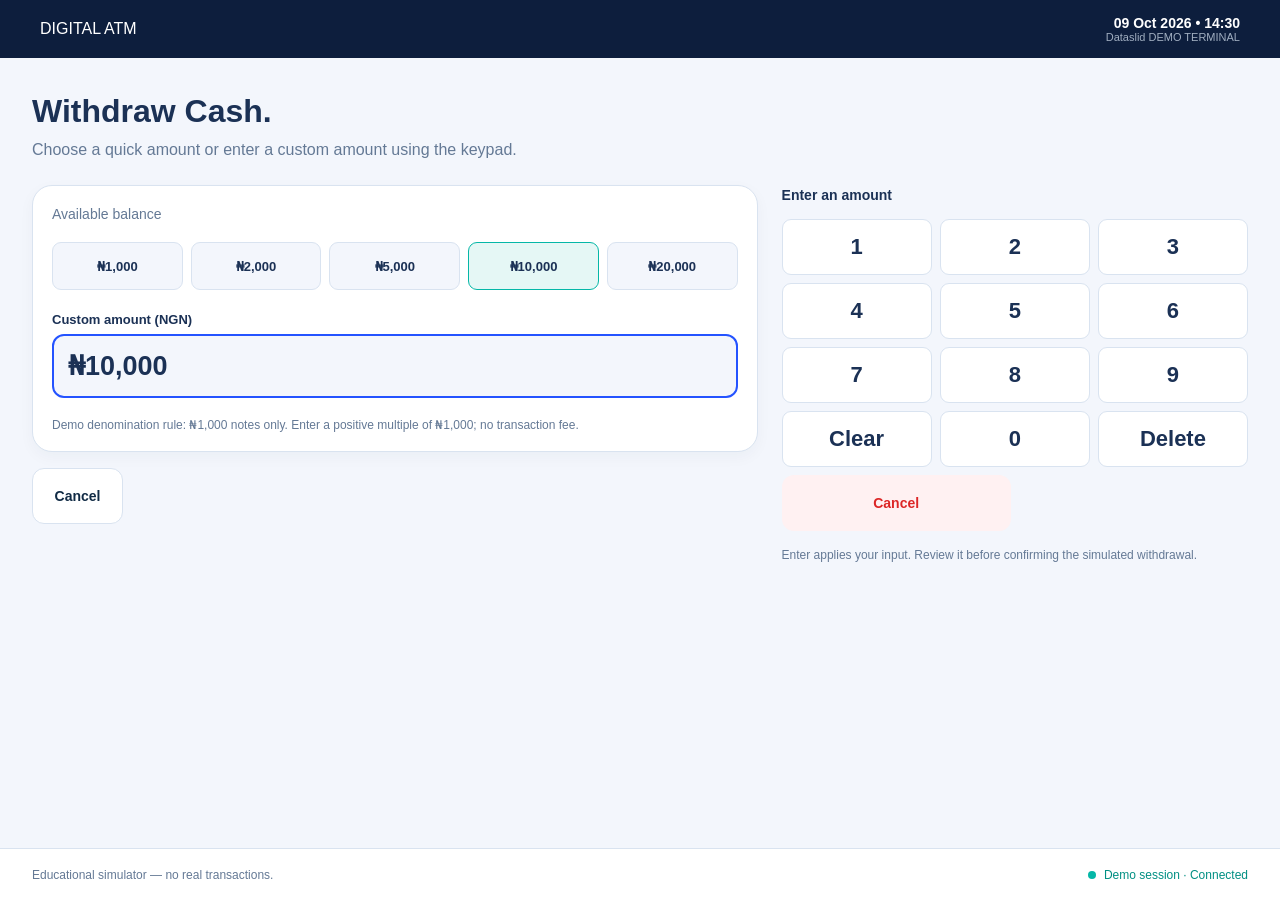
<file: withdraw_cash.html>
<!DOCTYPE html>
<html lang="en">
<head>
    <meta charset="UTF-8">
    <meta name="viewport" content="width=device-width, initial-scale=1.0">
    <title>Withdraw Cash | Apex Digital Bank</title>
    <link rel="stylesheet" href="./style.css">
    <link rel="stylesheet" href="./withdraw_cash.css">
</head>
<body class="withdraw-page">
    <header class="top-navbar">
        <div class="logo-area">
                <p>DIGITAL ATM</p>
            </div>
        </div>
        <div class="terminal-info">
            <p class="date-time">09 Oct 2026 • 14:30</p>
            <p class="terminal-name">Dataslid DEMO TERMINAL</p>
        </div>
    </header>

    <main class="withdraw-main">
        <div class="page-heading">
            <h1>Withdraw Cash.</h1>
            <p>Choose a quick amount or enter a custom amount using the keypad.</p>
        </div>

        <div class="withdraw-layout">
            <section class="withdraw-details" aria-label="Withdrawal amount">
                <div class="amount-card">
                    <div class="balance-row">
                        <span>Available balance</span>
                        <span id="balance"></span>
                    </div>

                    <fieldset class="quick-amounts">
                        <legend class="visually-hidden">Choose a quick amount</legend>
                        <label class="quick-amount"> 
                            <input type="radio" name="withdraw-amount" value="1000">
                            <span>₦1,000</span>
                        </label>
                        <label class="quick-amount">
                            <input type="radio" name="withdraw-amount" value="2000">
                            <span>₦2,000</span>
                        </label>
                        <label class="quick-amount">
                            <input type="radio" name="withdraw-amount" value="5000">
                            <span>₦5,000</span>
                        </label>
                        <label class="quick-amount">
                            <input type="radio" name="withdraw-amount" value="10000" checked>
                            <span>₦10,000</span>
                        </label>
                        <label class="quick-amount">
                            <input type="radio" name="withdraw-amount" value="20000">
                            <span>₦20,000</span>
                        </label>
                    </fieldset>

                    <label class="custom-amount-label" for="custom-amount">Custom amount (NGN)</label>
                    <input  class="custom-amount" id="custom-amount" type="text" inputmode="numeric" readonly value="₦10,000">
                    
                    <p class="denomination-note">Demo denomination rule: ₦1,000 notes only. Enter a positive multiple of ₦1,000; no transaction fee.</p>
                </div>

                <aside class="">
                    <p id="withdraw-message" role="status" aria-live="polite"></p>
                </aside>

                <div class="withdraw-actions">
                   <a class="cancel-main" href="./dashboard.html">Cancel</a>
                </div>
                <div class="withdraw-actions">
                    <button class="confirm-withdrawal" type="button" hidden> Confirm Withdrawal </button>
                </div>
            </section>

            <section class="keypad-panel" aria-label="Amount keypad">
                <h2>Enter an amount</h2>
                <div class="amount-keypad">
                    <button class="withdraw-button"  type="button">1</button>
                    <button class="withdraw-button" type="button">2</button>
                    <button class="withdraw-button" type="button">3</button>
                    <button class="withdraw-button"type="button">4</button>
                    <button class="withdraw-button"type="button">5</button>
                    <button class="withdraw-button" type="button">6</button>
                    <button class="withdraw-button"type="button">7</button>
                    <button class="withdraw-button" type="button">8</button>
                    <button class="withdraw-button" type="button">9</button>
                    <button class="withdraw-button"class="keypad-utility" type="button">Clear</button>
                    <button class="withdraw-button" type="button">0</button>
                    <button class="withdraw-button" class="keypad-utility" type="button">Delete</button>
                </div>
                <div class="keypad-actions">
                    <a href="./dashboard.html">Cancel</a>
                </div>
                <p class="keypad-help">Enter applies your input. Review it before confirming the simulated withdrawal.</p>
            </section>
        </div>
    </main>

    <footer class="withdraw-footer">
        <span>Educational simulator — no real transactions.</span>
        <span class="session-status"><i aria-hidden="true"></i> Demo session · Connected</span>
    </footer>
    <script src="./atm-users.js"></script>
    <script src="./atm.js"></script>  
</body>
</html>
</file>
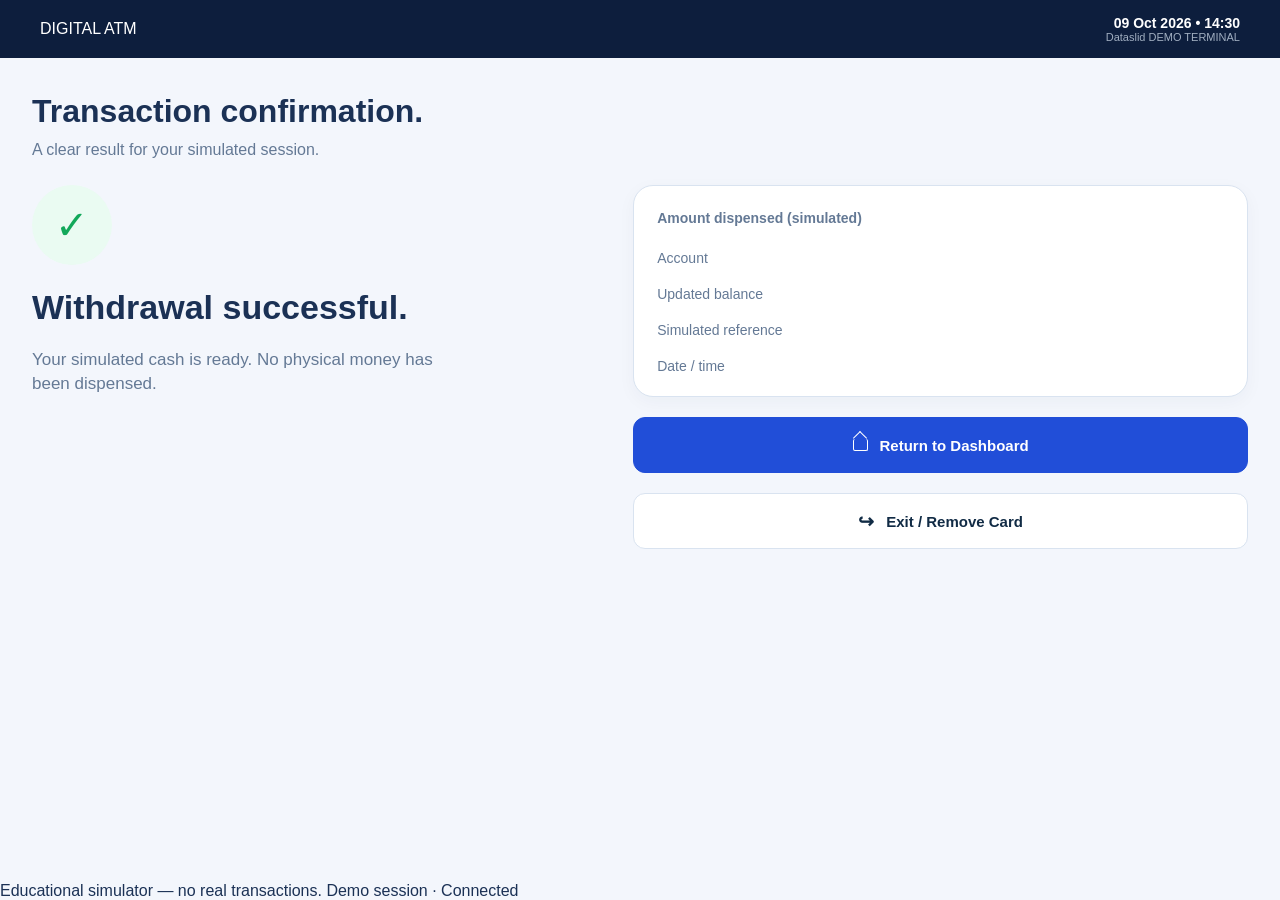
<file: withdraw_success.html>
<!DOCTYPE html>
<html lang="en">
<head>
    <meta charset="UTF-8">
    <meta name="viewport" content="width=device-width, initial-scale=1.0">
    <title>Withdrawal Successful | Digital ATM</title>
    <link rel="stylesheet" href="./style.css">
    <link rel="stylesheet" href="./withdraw_success.css">
</head>
<body class="withdraw-success-page">
    <header class="top-navbar">
        <div class="logo-area">
            <p>DIGITAL ATM</p>
        </div>
        <div class="terminal-info">
            <p class="date-time" id="terminal-date-time">09 Oct 2026 • 14:30</p>
            <p class="terminal-name">Dataslid DEMO TERMINAL</p>
        </div>
    </header>

    <main class="success-main">
        <div class="success-heading">
            <h1>Transaction confirmation.</h1>
            <p>A clear result for your simulated session.</p>
        </div>

        <div class="success-layout">
            <section class="success-message" aria-labelledby="success-title">
                <span class="success-check" aria-hidden="true">✓</span>
                <h2 id="success-title">Withdrawal successful.</h2>
                <p>Your simulated cash is ready. No physical money has been dispensed.</p>
            </section>

            <section class="transaction-column" aria-label="Withdrawal receipt">
                <div class="transaction-card">
                    <p class="transaction-label">Amount dispensed (simulated)</p>
                    <p class="transaction-amount" id="transaction-amount"></p>

                    <dl class="transaction-details">
                        <div>
                            <dt>Account</dt>
                            <dd id="card-details"></dd>
                        </div>
                        <div>
                            <dt>Updated balance</dt>
                            <dd id="balance"></dd>
                        </div>
                        <div>
                            <dt>Simulated reference</dt>
                            <dd id="transaction-reference"></dd>
                        </div>
                        <div>
                            <dt>Date / time</dt>
                            <dd id="transaction-date-time"></dd>
                        </div>
                    </dl>
                </div>

                <nav class="success-actions" aria-label="Next steps">
                    <a class="dashboard-action" href="./dashboard.html">
                        <span class="home-icon" aria-hidden="true"></span>
                        Return to Dashboard
                    </a>
                    <a class="exit-action" href="./index.html">
                        <span class="exit-icon" aria-hidden="true">↪</span>
                        Exit / Remove Card
                    </a>
                </nav>
            </section>
        </div>
    </main>
    <footer class="withdraw-footer">
        <span>Educational simulator — no real transactions.</span>
        <span class="session-status"><i aria-hidden="true"></i> Demo session · Connected</span>
    </footer>
</body>
<script src="./withdraw_success.js"></script>


</html>
</file>
<file: style.css>
*{
    padding: 0;
    margin: 0;
    box-sizing: border-box;
}
:root{
    --light_blue-grey: #F3F6FC;
    --white: #FFFFFF;
    --pale_teal: #E5F7F5;
    --teal: #20B4A6;
    --royal_blue:   #214ED8;
    --black: black;
}

body {
    min-height: 100vh;
    width: 100%;
    background-color: var(--light_blue-grey);
    display: flex;
    flex-direction: column;
    font-family: 'Gill Sans', 'Gill Sans MT', Calibri, 'Trebuchet MS', sans-serif;
}

input {
    font-size: 16px;
}

.texts {
    width: 90%;
    max-width: 960px;
    margin: 35px auto 24px;
}

.texts h1 {
    color: var(--black);
    font-size: 30px;
    margin-bottom: 10px;
}

.parent {
    width: 90%;
    max-width: 960px;
    margin: 0 auto;
    display: grid;
    grid-template-columns: minmax(0, 1fr) minmax(320px, 0.92fr);
    align-items: center;
    gap: 28px;
}

.account {
    height: auto;
    width: 100%;
    background-color: var(--white);
    border: 1px solid var(--light_blue-grey);
    border-radius: 20px;
    box-shadow: rgba(0, 0, 0, 0.24) 0px 3px 8px;
    padding: 25px;
}

.atm-illustration {
    min-width: 0;
    padding: 38px 24px 30px;
    overflow: hidden;
    border: 1px solid #edf1f6;
    border-radius: 20px;
    background: var(--white);
    box-shadow: 0 12px 34px rgba(15, 41, 66, 0.08);
}

.demo-card {
    position: relative;
    width: 90%;
    height: 202px;
    margin: 8px auto 20px;
    overflow: hidden;
    border-radius: 18px;
    background: #102d47;
    box-shadow: 0 18px 30px rgba(12, 31, 48, 0.18);
    color: var(--white);
}

.demo-card__stripe {
    position: absolute;
    inset: 0 0 0 auto;
    width: 11%;
    background: #16b6a6;
}

.demo-card__content {
    position: relative;
    z-index: 1;
    display: flex;
    height: 100%;
    width: 89%;
    flex-direction: column;
    padding: 22px 24px 16px;
}

.demo-card__brand {
    display: flex;
    align-items: center;
    gap: 12px;
}

.demo-card__logo {
    display: grid;
    width: 40px;
    height: 40px;
    place-items: center;
    border-radius: 10px;
    background: #13b5a5;
    color: #102d47;
    font-size: 27px;
    font-weight: 800;
}

.demo-card__brand strong,
.demo-card__brand small {
    display: block;
}

.demo-card__brand strong {
    font-size: 17px;
    letter-spacing: 0.3px;
}

.demo-card__brand small {
    margin-top: 2px;
    color: #c0cfdb;
    font-size: 9px;
}

.demo-card__chip {
    position: relative;
    width: 40px;
    height: 30px;
    margin-top: 22px;
    overflow: hidden;
    border-radius: 7px;
    background: #d9c695;
}

.demo-card__chip::before,
.demo-card__chip::after,
.demo-card__chip span::before {
    position: absolute;
    content: "";
    background: rgba(99, 79, 42, 0.38);
}

.demo-card__chip::before {
    top: 0;
    bottom: 0;
    left: 50%;
    width: 1px;
}

.demo-card__chip::after {
    top: 50%;
    right: 0;
    left: 0;
    height: 1px;
}

.demo-card__chip span::before {
    top: 0;
    bottom: 0;
    left: 25%;
    width: 1px;
}

.demo-card__number {
    margin-top: 16px;
    font-size: 19px;
    font-weight: 600;
    letter-spacing: 1px;
}

.demo-card__footer {
    display: flex;
    align-items: center;
    justify-content: space-between;
    margin-top: auto;
    color: #bccbd7;
    font-size: 10px;
}

.demo-card__footer strong {
    color: #17c0ae;
    font-size: 10px;
}

.card-slot {
    padding: 18px 20px 17px;
    border-radius: 14px;
    background: #f3f6fa;
}

.card-slot p {
    display: flex;
    align-items: center;
    justify-content: center;
    gap: 9px;
    margin-bottom: 12px;
    color: #183452;
    font-size: 12px;
    font-weight: 700;
}

.card-slot__icon {
    width: 16px;
    height: 11px;
    border: 1px solid #12a99e;
    border-radius: 2px;
}

.card-slot__opening {
    width: 78%;
    height: 16px;
    margin: 0 auto 10px;
    border-radius: 5px;
    background: #536879;
}

.card-slot__underline {
    width: 70%;
    height: 4px;
    margin: 0 auto;
    border-radius: 5px;
    background: #10283c;
}

.atm-illustration__caption {
    max-width: 360px;
    margin: 18px auto 0;
    color: #718096;
    font-size: 13px;
    line-height: 1.5;
    text-align: center;
}
.link,
.link h2,
.link p {
    text-decoration: none;
    color: inherit;
}
.account > p {
    font-size: 20px;
    font-weight: bold;
    margin-bottom: 20px;
}

.d_account {
    width: 100%;
    background-color: var(--pale_teal);
    border: 2px solid var(--teal);
    border-radius: 14px;
    padding: 22px 15px;
    margin-bottom: 16px;
    transition: transform 0.3s ease;
    cursor: pointer;
}

.d_account:hover{
    transform: scale(2) ;
    color: var(--teal);
}

.d_account h2 {
    font-size: 22px;
    margin-bottom: 12px;
}

.d_account p {
    font-size: 16px;
    margin-bottom: 18px;
}

/* .account button {
    width: 20%;
    padding: 14px;
    background-color: var(--royal_blue);
    color: var(--white);
    border: none;
    border-radius: 10px;
    font-size: 16px;
    font-weight: bold;
    text-transform: capitalize;
    cursor: pointer;
    transition: 0.3s ease;
} */

.d_account button:hover {
    background-color: var(--teal);
}

.d_account:hover {
    transform: translateY(-2px);
}

@media (max-width: 600px) {
    .texts {
        margin-top: 25px;
    }

    .texts h1 {
        font-size: 25px;
    }

    .account {
        padding: 18px 14px;
    }

    .account > p {
        font-size: 18px;
    }

    .d_account {
        padding: 18px 14px;
    }

    .d_account h2 {
        font-size: 20px;
    }

    .parent {
        grid-template-columns: 1fr;
        gap: 20px;
        padding-bottom: 30px;
    }

    .atm-illustration {
        padding: 30px 18px 24px;
    }

    .demo-card {
        width: 94%;
        height: 190px;
    }
}

@media (min-width: 601px) and (max-width: 800px) {
    .parent {
        grid-template-columns: minmax(0, 1fr) minmax(260px, 0.9fr);
        gap: 18px;
    }

    .demo-card {
        height: 180px;
    }

    .demo-card__content {
        padding: 18px 16px 14px;
    }
}

body {
    background-color: #f4f6f9;
    color: #333;
}


.top-navbar {
    background-color: #0d1e3d;
    color: #ffffff;
    display: flex;
    justify-content: space-between;
    align-items: center;
    padding: 15px 40px;
}

.logo-area {
    display: flex;
    align-items: center;
    gap: 12px;
}

.logo-icon {
    font-size: 24px;
    color: #00a896;
}

.logo-text h1 {
    font-size: 18px;
    letter-spacing: 1px;
}

.logo-text p {
    font-size: 10px;
    color: #a0aec0;
}

.terminal-info {
    text-align: right;
}

.date-time {
    font-size: 14px;
    font-weight: bold;
}

.terminal-name {
    font-size: 11px;
    color: #a0aec0;
}

.dashboard-container {
    max-width: 1200px;
    margin: 30px auto;
    padding: 0 20px;
}


.greeting-section {
    display: flex;
    justify-content: space-between;
    align-items: center;
    margin-bottom: 25px;
}

.time-greeting {
    color: #323841;
    font-size: 30px;
}

.username {
    font-size: 28px;
    color: #0f2942;
    font-weight: 700;
}

.header-actions {
    display: flex;
    align-items: center;
    gap: 20px;
}

.notification-status {
    color: #718096;
    font-size: 14px;
}

.exit-btn {
    background: #ffffff;
    border: 1px solid #e2e8f0;
    padding: 8px 16px;
    border-radius: 6px;
    cursor: pointer;
    font-weight: 600;
}


.balance-card {
    background-color: #0a2240;
    color: #ffffff;
    border-radius: 12px;
    padding: 30px;
    margin-bottom: 30px;
    box-shadow: 0 4px 6px rgba(0, 0, 0, 0.05);
}

.balance-link {
    display: block;
    color: inherit;
    text-decoration: none;
}

.card-top, .card-bottom {
    display: flex;
    justify-content: space-between;
    align-items: center;
}

.balance-label {
    color: #a0aec0;
    font-size: 14px;
}

.balance-amount {
    font-size: 42px;
    font-weight: bold;
    margin: 15px 0;
}

.account-type, .card-number {
    color: #cbd5e0;
    font-size: 14px;
}


.action-grid {
    display: grid;
    grid-template-columns: repeat(3, 1fr);
    gap: 20px;
    margin-bottom: 40px;
}

.action-grid > .grid-link {
    display: block;
    color: inherit;
    font-size: inherit;
    text-decoration: none;
}

.grid-item {
    background: #ffffff;
    border: 1px solid #edf2f7;
    border-radius: 8px;
    padding: 25px;
    cursor: pointer;
    transition: transform 0.2s, box-shadow 0.2s;
}

.grid-item:hover {
    transform: translateY(-2px);
    box-shadow: 0 4px 12px rgba(0,0,0,0.05);
}

.grid-item .icon {
    font-size: 24px;
    margin-bottom: 15px;
    color: #4a5568;
}

.grid-item h3  {
    font-size: 18px;
    color: #2d3748;
    margin-bottom: 5px;
}
.grid-item a{
    text-decoration: none;
    color: #2d3748;
    font-size: 18px;
    font-weight: bold;
}

.grid-item p {
    font-size: 13px;
    color: #718096;
}

main a{
    text-decoration: none;
    color: #2d3748;
    font-size: 18px;
    font-weight: bold;
}

@media (max-width: 800px) {
    body {
        touch-action: manipulation;
    }

    .top-navbar {
        gap: 12px;
        padding: 14px 20px;
    }

    .terminal-info {
        flex-shrink: 0;
    }

    .date-time {
        font-size: 12px;
    }

    .terminal-name {
        font-size: 9px;
    }

    .dashboard-container {
        width: calc(100% - 40px);
        margin: 22px auto;
        padding: 0;
    }

    .user-welcome,
    .balance-link,
    .balance-card,
    .action-grid > .grid-link,
    .grid-item {
        min-width: 0;
    }

    .greeting-section {
        margin-bottom: 18px;
    }

    .time-greeting {
        font-size: 23px;
    }

    .username {
        font-size: 22px;
    }

    .balance-card {
        padding: 20px;
        margin-bottom: 22px;
    }

    .balance-amount {
        font-size: clamp(30px, 9vw, 38px);
        overflow-wrap: anywhere;
    }

    .card-bottom {
        align-items: flex-start;
        flex-wrap: wrap;
        gap: 10px;
    }

    .account-type,
    .card-number {
        font-size: 12px;
    }

    .card-number {
        max-width: 100%;
        white-space: normal;
        text-align: right;
        overflow-wrap: anywhere;
        word-break: break-word;
    }

    .action-grid {
        grid-template-columns: repeat(2, minmax(0, 1fr));
        gap: 10px;
        margin-bottom: 24px;
    }

    .grid-item {
        min-height: 120px;
        padding: 14px 12px;
    }

    .grid-item .icon {
        margin-bottom: 10px;
        font-size: 21px;
    }

    .grid-item h3 {
        font-size: 15px;
        line-height: 1.25;
        overflow-wrap: anywhere;
    }

    .grid-item p {
        font-size: 12px;
        line-height: 1.35;
    }
}

@media (max-width: 360px) {
    .top-navbar {
        padding-right: 14px;
        padding-left: 14px;
    }

    .dashboard-container {
        width: calc(100% - 28px);
    }

    .balance-card {
        padding: 17px;
    }

    .grid-item {
        padding: 12px 10px;
    }

    .grid-item h3 {
        font-size: 14px;
    }
}
</file>
<file: check_balance.css>
.account-page {
    min-height: 100vh;
    background: #f3f6fa;
    color: #172d4e;
    font-family: 'Gill Sans', 'Gill Sans MT', Calibri, sans-serif;
}

.account-header {
    min-height: 88px;
    display: grid;
    grid-template-columns: 1fr auto 1fr;
    align-items: center;
    gap: 28px;
    padding: 14px 32px;
    background: #102b45;
    color: #fff;
}

.brand {
    display: inline-flex;
    width: fit-content;
    align-items: center;
    gap: 12px;
    color: inherit;
    text-decoration: none;
}

.brand-mark {
    display: grid;
    width: 40px;
    height: 40px;
    place-items: center;
    border-radius: 10px;
    background: #13b5a5;
    color: #102b45;
    font-size: 25px;
    font-weight: 800;
}

.brand strong,
.brand small {
    display: block;
}

.brand strong {
    font-size: 19px;
}

.brand small {
    margin-top: 2px;
    color: #c0cfdb;
    font-size: 10px;
}

.account-nav {
    display: flex;
    align-items: center;
    gap: 26px;
}

.account-nav a {
    color: #fff;
    font-size: 15px;
    font-weight: 600;
    text-decoration: none;
}

.account-nav a span {
    margin-right: 5px;
    font-size: 19px;
}

.account-header .terminal-info {
    text-align: right;
}

.account-header .date-time {
    font-size: 15px;
}

.account-header .terminal-name {
    margin-top: 3px;
    font-size: 11px;
}

.account-main {
    width: min(960px, calc(100% - 64px));
    flex: 1;
    margin: 32px auto 48px;
}

.account-main .page-heading {
    margin-bottom: 24px;
}

.account-main .page-heading h1 {
    margin-bottom: 5px;
    color: #172d4e;
    font-size: 32px;
    line-height: 1.2;
}

.account-main .page-heading p {
    color: #657b99;
    font-size: 16px;
}

.balance-details {
    width: min(100%, 720px);
}

.balance-panel {
    min-height: 183px;
    display: flex;
    flex-direction: column;
    justify-content: space-between;
    padding: 26px 28px;
    border-radius: 20px;
    background: #102b45;
    color: #fff;
}

.balance-topline,
.balance-bottomline {
    display: flex;
    align-items: center;
    justify-content: space-between;
    gap: 16px;
}

.balance-topline,
.balance-bottomline {
    color: #c0cfdb;
    font-size: 14px;
}

.shield-icon {
    color: #11b9a8;
    font-size: 25px;
}

.balance-value {
    margin: 12px 0;
    font-size: clamp(38px, 7vw, 48px);
    font-weight: 700;
    line-height: 1;
}

.balance-bottomline #card-details {
    color: #fff;
}

.account-meta {
    display: grid;
    gap: 20px;
    margin-top: 20px;
    padding: 24px;
    border: 1px solid #d9e2ee;
    border-radius: 20px;
    background: #fff;
    box-shadow: 0 8px 24px rgba(20, 43, 69, 0.05);
}

.account-meta > div {
    display: flex;
    align-items: center;
    justify-content: space-between;
    gap: 20px;
}

.account-meta dt {
    color: #657b99;
    font-size: 15px;
}

.account-meta dd {
    margin: 0;
    color: #172d4e;
    font-size: 15px;
    font-weight: 700;
    text-align: right;
}

.account-actions {
    margin-top: 24px;
}

.dashboard-button {
    min-height: 56px;
    display: inline-flex;
    align-items: center;
    gap: 12px;
    padding: 0 20px;
    border: 1px solid #d9e2ee;
    border-radius: 12px;
    background: #fff;
    color: #102b45;
    font-size: 16px;
    font-weight: 700;
    text-decoration: none;
}

.dashboard-button span {
    font-size: 20px;
}

.account-footer {
    min-height: 52px;
    display: flex;
    align-items: center;
    justify-content: space-between;
    gap: 16px;
    padding: 12px 32px;
    border-top: 1px solid #d9e2ee;
    color: #657b99;
    font-size: 13px;
}

.account-footer .session-status {
    display: inline-flex;
    align-items: center;
    gap: 8px;
    color: #008b7e;
}

.session-status i {
    width: 8px;
    height: 8px;
    border-radius: 50%;
    background: #12b8a6;
}

@media (max-width: 700px) {
    .account-header {
        grid-template-columns: 1fr auto;
        gap: 12px;
        padding: 14px 20px;
    }

    .account-nav {
        grid-column: 1 / -1;
        grid-row: 2;
        gap: 22px;
    }

    .account-header .terminal-info {
        grid-column: 2;
        grid-row: 1;
    }

    .account-main {
        width: calc(100% - 40px);
        margin: 28px auto 36px;
    }

    .account-main .page-heading h1 {
        font-size: 28px;
    }

    .balance-panel {
        min-height: 170px;
        padding: 22px;
        border-radius: 16px;
    }

    .account-meta {
        gap: 18px;
        padding: 20px;
        border-radius: 16px;
    }

    .account-footer {
        align-items: flex-start;
        flex-direction: column;
        padding: 14px 20px;
    }
}

@media (max-width: 420px) {
    .brand strong {
        font-size: 16px;
    }

    .brand small {
        font-size: 9px;
    }

    .account-header .date-time {
        font-size: 12px;
    }

    .account-header .terminal-name {
        font-size: 9px;
    }

    .account-meta > div {
        align-items: flex-start;
        flex-direction: column;
        gap: 5px;
    }

    .account-meta dd {
        text-align: left;
    }
}
</file>
<file: withdraw_success.css>
.withdraw-success-page {
    --success-bg: #f3f6fc;
    --success-text: #1b3155;
    --success-muted: #647995;
    --success-border: #d9e3f0;
    --success-blue: #214ed8;
    --success-green: #12a85a;
    background: var(--success-bg);
    color: var(--success-text);
}

.success-main {
    width: 100%;
    flex: 1;
    padding: 34px 32px 40px;
}

.success-heading {
    margin-bottom: 23px;
}

.success-heading h1 {
    margin: 0 0 8px;
    color: var(--success-text);
    font-size: 32px;
    line-height: 1.2;
}

.success-heading p {
    margin: 0;
    color: var(--success-muted);
    font-size: 16px;
    line-height: 1.5;
}

.success-layout {
    display: grid;
    grid-template-columns: minmax(0, 1fr) minmax(380px, 1.08fr);
    align-items: start;
    gap: 32px;
}

.success-message {
    padding-top: 0;
}

.success-check {
    display: grid;
    width: 80px;
    height: 80px;
    place-items: center;
    border-radius: 50%;
    background: #eafbf2;
    color: var(--success-green);
    font-size: 40px;
    font-weight: 300;
}

.success-message h2 {
    margin: 22px 0 20px;
    color: var(--success-text);
    font-size: 34px;
    line-height: 1.2;
}

.success-message p {
    max-width: 440px;
    margin: 0;
    color: var(--success-muted);
    font-size: 17px;
    line-height: 1.4;
}

.transaction-column {
    min-width: 0;
}

.transaction-card {
    padding: 24px 23px 22px;
    border: 1px solid var(--success-border);
    border-radius: 20px;
    background: #fff;
    box-shadow: 0 5px 18px rgba(21, 45, 67, 0.04);
}

.transaction-label {
    margin: 0 0 22px;
    color: var(--success-muted);
    font-size: 14px;
    font-weight: 600;
}

.transaction-amount {
    margin: 0 0 24px;
    color: var(--success-text);
    font-size: 40px;
    font-weight: 700;
    line-height: 1.1;
}

.transaction-details {
    display: grid;
    gap: 20px;
    margin: 0;
}

.transaction-details div {
    display: flex;
    align-items: baseline;
    justify-content: space-between;
    gap: 16px;
}

.transaction-details dt {
    color: var(--success-muted);
    font-size: 14px;
}

.transaction-details dd {
    margin: 0;
    color: var(--success-text);
    font-size: 14px;
    font-weight: 700;
    text-align: right;
}

.success-actions {
    display: grid;
    gap: 20px;
    margin-top: 20px;
}

.success-actions a {
    display: flex;
    min-height: 56px;
    align-items: center;
    justify-content: center;
    gap: 12px;
    border: 1px solid var(--success-border);
    border-radius: 12px;
    font: inherit;
    font-size: 15px;
    font-weight: 600;
    text-decoration: none;
}

.dashboard-action {
    border-color: var(--success-blue) !important;
    background: var(--success-blue);
    color: #fff;
}

.exit-action {
    background: #fff;
    color: #112b45;
}

.home-icon {
    position: relative;
    width: 15px;
    height: 12px;
    border: 1.5px solid currentColor;
    border-top: 0;
    border-radius: 2px;
}

.home-icon::before {
    position: absolute;
    top: -6px;
    left: 1px;
    width: 9px;
    height: 9px;
    border-top: 1.5px solid currentColor;
    border-left: 1.5px solid currentColor;
    content: "";
    transform: rotate(45deg);
}

.exit-icon {
    font-size: 19px;
    line-height: 1;
}

.success-actions a:focus-visible {
    outline: 3px solid rgba(33, 78, 216, 0.35);
    outline-offset: 3px;
}

@media (max-width: 760px) {
    .success-main {
        padding: 28px 20px 32px;
    }

    .success-layout {
        grid-template-columns: minmax(0, 1fr);
        gap: 28px;
    }
}

@media (max-width: 480px) {
    .success-heading h1 {
        font-size: 28px;
    }

    .success-heading p {
        font-size: 14px;
    }

    .success-message h2 {
        font-size: 29px;
    }

    .success-message p {
        font-size: 15px;
    }

    .transaction-card {
        padding: 20px 16px;
    }

    .transaction-amount {
        font-size: 34px;
    }

    .transaction-details {
        gap: 16px;
    }

    .transaction-details dt,
    .transaction-details dd {
        font-size: 13px;
    }
}
</file>
<file: withdraw_cash.css>
:root {
    --withdraw-bg: #f3f6fc;
    --withdraw-navy: #112b45;
    --withdraw-text: #1b3155;
    --withdraw-muted: #647995;
    --withdraw-border: #d9e3f0;
    --withdraw-blue: #214ed8;
    --withdraw-teal: #05b7a7;
}

* {
    box-sizing: border-box;
}

body.withdraw-page,
body.deposit-page {
    display: flex;
    min-height: 100vh;
    flex-direction: column;
    margin: 0;
    background: var(--withdraw-bg);
    color: var(--withdraw-text);
    font-family: Arial, Helvetica, sans-serif;
}


.withdraw-main {
    width: 100%;
    flex: 1;
    padding: 34px 32px 40px;
}

.page-heading {
    margin-bottom: 23px;
}

.page-heading h1 {
    margin: 0 0 8px;
    color: var(--withdraw-text);
    font-size: 32px;
    line-height: 1.2;
}

.page-heading p {
    margin: 0;
    color: var(--withdraw-muted);
    font-size: 16px;
    line-height: 1.5;
}

.withdraw-layout {
    display: grid;
    grid-template-columns: minmax(0, 1.4fr) minmax(300px, 0.9fr);
    align-items: start;
    gap: 24px;
}

.withdraw-details {
    min-width: 0;
}

.withdraw-page .withdraw-details {
    display: grid;
    grid-template-columns: 91px minmax(0, 1fr);
    column-gap: 12px;
}

.amount-card {
    padding: 20px 19px 17px;
    border: 1px solid var(--withdraw-border);
    border-radius: 20px;
    background: #fff;
    box-shadow: 0 5px 15px rgba(21, 45, 67, 0.04);
}

.withdraw-page .amount-card {
    grid-column: 1 / -1;
}

.balance-row {
    display: flex;
    align-items: center;
    justify-content: space-between;
    gap: 12px;
    margin-bottom: 20px;
}

.balance-row span {
    color: var(--withdraw-muted);
    font-size: 14px;
}

.balance-row strong {
    color: var(--withdraw-text);
    font-size: 24px;
    white-space: nowrap;
}

.quick-amounts {
    display: grid;
    grid-template-columns: repeat(5, minmax(0, 1fr));
    gap: 8px;
    margin: 0 0 22px;
    padding: 0;
    border: 0;
}

.quick-amount {
    position: relative;
    cursor: pointer;
}

.quick-amount input {
    position: absolute;
    width: 1px;
    height: 1px;
    overflow: hidden;
    clip: rect(0, 0, 0, 0);
    white-space: nowrap;
    clip-path: inset(50%);
}

.quick-amount span {
    display: flex;
    min-height: 48px;
    align-items: center;
    justify-content: center;
    padding: 8px 5px;
    border: 1px solid var(--withdraw-border);
    border-radius: 9px;
    background: var(--withdraw-bg);
    color: var(--withdraw-text);
    font-size: 13px;
    font-weight: 600;
    white-space: nowrap;
}

.quick-amount input:checked + span {
    border-color: var(--withdraw-teal);
    background: #e5f7f5;
}

.quick-amount input:focus-visible + span {
    outline: 2px solid var(--withdraw-blue);
    outline-offset: 2px;
}

.custom-amount-label {
    display: block;
    margin-bottom: 7px;
    color: var(--withdraw-text);
    font-size: 13px;
    font-weight: 700;
}

.custom-amount {
    width: 100%;
    height: 64px;
    padding: 0 14px;
    border: 2px solid #2453ff;
    border-radius: 12px;
    outline: none;
    background: var(--withdraw-bg);
    color: var(--withdraw-text);
    font: inherit;
    font-size: 27px;
    font-weight: 700;
}

.custom-amount:focus-visible {
    box-shadow: 0 0 0 3px rgba(36, 83, 255, 0.15);
}

.denomination-note {
    margin: 18px 0 0;
    color: var(--withdraw-muted);
    font-size: 12px;
    line-height: 1.5;
}

.withdraw-page .withdraw-details aside {
    display: contents;
}

.simulation-notice {
    display: flex;
    min-height: 48px;
    align-items: center;
    gap: 12px;
    margin-top: 16px;
    padding: 10px 15px;
    border-radius: 12px;
    background: #e5f7f5;
    color: #008f83;
    font-size: 13px;
}

.simulation-notice p {
    margin: 0;
}

.notice-icon {
    display: grid;
    width: 18px;
    height: 18px;
    flex: 0 0 18px;
    place-items: center;
    border: 1px solid currentColor;
    border-radius: 50%;
    font-size: 12px;
}

#withdraw-message:empty,
#transfer-message:empty {
    display: none;
}

#withdraw-message:not(:empty),
#transfer-message:not(:empty) {
    position: relative;
    grid-column: 1 / -1;
    margin: 16px 0 0;
    padding: 14px 16px 14px 46px;
    border-radius: 12px;
    background: #fff1f2;
    color: #dc2626;
    font-size: 13px;
    line-height: 1.5;
}

#withdraw-message:not(:empty)::before,
#transfer-message:not(:empty)::before {
    position: absolute;
    top: 50%;
    left: 15px;
    display: grid;
    width: 18px;
    height: 18px;
    place-items: center;
    border: 1px solid currentColor;
    border-radius: 50%;
    content: "!";
    font-size: 12px;
    line-height: 1;
    transform: translateY(-50%);
}

.withdraw-actions {
    display: grid;
    grid-template-columns: 91px minmax(0, 1fr);
    gap: 12px;
    margin-top: 16px;
}

.withdraw-page .withdraw-actions {
    grid-template-columns: minmax(0, 1fr);
    min-width: 0;
}

.withdraw-page .withdraw-details > .withdraw-actions:nth-of-type(2) {
    grid-column: 1;
}

.withdraw-page .withdraw-details > .withdraw-actions:nth-of-type(3) {
    grid-column: 2;
}

.withdraw-actions a,
.withdraw-actions button {
    display: flex;
    min-height: 56px;
    align-items: center;
    justify-content: center;
    border-radius: 12px;
    font: inherit;
    font-size: 14px;
    font-weight: 600;
    text-decoration: none;
}

.cancel-main {
    border: 1px solid var(--withdraw-border);
    background: #fff;
    color: var(--withdraw-navy);
}

.confirm-withdrawal {
    border: 0;
    background: var(--withdraw-blue);
    color: #fff;
    cursor: pointer;
}

.confirm-deposit {
    border: 0;
    background: var(--withdraw-blue);
    color: #fff;
    cursor: pointer;
}

.withdraw-page .confirm-withdrawal[hidden] {
    display: none;
}

.deposit-page .confirm-deposit[hidden] {
    display: none;
}

.keypad-panel {
    padding-top: 2px;
}

.keypad-panel h2 {
    margin: 0 0 16px;
    color: var(--withdraw-text);
    font-size: 14px;
}

.amount-keypad {
    display: grid;
    grid-template-columns: repeat(3, minmax(0, 1fr));
    gap: 8px;
}

.amount-keypad button {
    min-height: 56px;
    border: 1px solid var(--withdraw-border);
    border-radius: 9px;
    background: #fff;
    color: var(--withdraw-text);
    font: inherit;
    font-size: 22px;
    font-weight: 600;
    cursor: pointer;
}

.amount-keypad button:hover {
    border-color: var(--withdraw-teal);
    background: #f3fbfa;
}

.amount-keypad .keypad-utility {
    background: var(--withdraw-bg);
    color: var(--withdraw-muted);
    font-size: 13px;
}

.keypad-actions {
    display: grid;
    grid-template-columns: 1fr 1fr;
    gap: 8px;
    margin-top: 8px;
}

.keypad-actions a,
.keypad-actions button {
    display: flex;
    min-height: 56px;
    align-items: center;
    justify-content: center;
    border: 0;
    border-radius: 12px;
    font: inherit;
    font-size: 14px;
    font-weight: 600;
    text-decoration: none;
}

.keypad-actions a {
    background: #fff1f2;
    color: #dc2626;
}

.keypad-actions button {
    background: var(--withdraw-blue);
    color: #fff;
    cursor: pointer;
}

.keypad-help {
    margin: 16px 0 0;
    color: var(--withdraw-muted);
    font-size: 12px;
    line-height: 1.4;
}

.withdraw-footer {
    display: flex;
    min-height: 52px;
    align-items: center;
    justify-content: space-between;
    gap: 16px;
    padding: 0 32px;
    border-top: 1px solid var(--withdraw-border);
    background: #fff;
    color: var(--withdraw-muted);
    font-size: 12px;
}

.session-status {
    display: flex;
    align-items: center;
    gap: 8px;
    color: #008f83;
}

.session-status i {
    width: 8px;
    height: 8px;
    border-radius: 50%;
    background: var(--withdraw-teal);
}

.visually-hidden {
    position: absolute;
    width: 1px;
    height: 1px;
    overflow: hidden;
    clip: rect(0, 0, 0, 0);
    white-space: nowrap;
    clip-path: inset(50%);
}

@media (max-width: 760px) {
    .withdraw-main {
        padding: 28px 20px 32px;
    }

    .withdraw-layout {
        grid-template-columns: 1fr;
        gap: 28px;
    }
}

@media (max-width: 480px) {
    .page-heading h1 {
        font-size: 28px;
    }

    .page-heading p {
        font-size: 14px;
    }

    .amount-card {
        padding: 18px 14px;
    }

    .balance-row strong {
        font-size: 20px;
    }

    .quick-amounts {
        grid-template-columns: repeat(3, minmax(0, 1fr));
    }

    .withdraw-footer {
        align-items: flex-start;
        flex-direction: column;
        justify-content: center;
        padding: 12px 16px;
    }
}
</file>
<file: deposit_money.css>
.deposit-page .quick-amounts {
    grid-template-columns: repeat(4, minmax(0, 1fr));
    margin-bottom: 22px;
}



.deposit-page .simulation-notice {
    min-height: 64px;
    align-items: flex-start;
    line-height: 1.45;
}

.deposit-slot {
    display: flex;
    align-items: center;
    flex-direction: column;
    margin: 31px auto 29px;
}

.deposit-slot p {
    display: flex;
    align-items: center;
    gap: 9px;
    margin: 0 0 12px;
    color: var(--withdraw-text);
    font-size: 12px;
    font-weight: 700;
}

.banknote-icon {
    position: relative;
    display: inline-block;
    width: 16px;
    height: 10px;
    border: 1px solid #008f83;
    border-radius: 2px;
}

.banknote-icon::after {
    position: absolute;
    top: 3px;
    left: 6px;
    width: 2px;
    height: 2px;
    border: 1px solid #008f83;
    border-radius: 50%;
    content: "";
}

.deposit-slot__opening {
    width: 240px;
    max-width: 80%;
    height: 16px;
    border-radius: 5px;
    background: #536879;
}

.deposit-slot__underline {
    width: 216px;
    max-width: 72%;
    height: 5px;
    margin-top: 10px;
    border-radius: 5px;
    background: #10283c;
}

@media (max-width: 480px) {
    .deposit-page .quick-amounts {
        grid-template-columns: repeat(2, minmax(0, 1fr));
    }
}

@media (max-width: 760px) {
    .deposit-page .withdraw-layout {
        display: flex;
        flex-direction: column;
    }

    .deposit-page .withdraw-details {
        display: contents;
    }

    .deposit-page .amount-card {
        order: 1;
        width: 100%;
    }

    .deposit-page .keypad-panel {
        display: contents;
    }

    .deposit-page .keypad-panel h2 {
        order: 3;
        width: 100%;
    }

    .deposit-page .amount-keypad {
        order: 4;
        width: 100%;
    }

    .deposit-page .keypad-actions {
        display: none;
    }

    .deposit-page .withdraw-actions {
        order: 2;
        width: 100%;
    }

    .deposit-page .simulation-notice {
        order: 5;
        width: 100%;
    }

    .deposit-page .deposit-slot {
        order: 6;
        width: 100%;
    }
}
</file>
<file: passcode_page.css>
* {
    margin: 0;
    padding: 0;
    box-sizing: border-box;
}


:root {
    --light_blue-grey: #F3F6FC;
    --white: #FFFFFF;
    --pale_teal: #E5F7F5;
    --teal: #20B4A6;
    --royal_blue: #214ED8;
    --black: #152D43;
    --error_red: #DC3545;
    --text_grey: #64748B;
    --border_grey: #DCE3EC;
}


body {
    font-family: Arial, Helvetica, sans-serif;
    background-color: var(--light_blue-grey);
    color: var(--black);
    min-height: 100vh;
}


.text {
    padding: 35px 32px ;
}

.text h1 {
    font-size: 30px;
    font-weight: 700;
    margin-bottom: 10px;
    color: #20334D;
}

.text p {
    font-size: 16px;
    color: var(--text_grey);
    line-height: 1.5;
}


.pin-layout {
    display: grid;
    grid-template-columns: 1.4fr 1fr;
    gap: 32px;
    padding: 0 32px;
    align-items: start;
    width: 100%;
}


.display_box {
    background-color: var(--white);
    border: 1px solid var(--border_grey);
    border-radius: 20px;
    padding: 28px 23px;
    min-height: 360px;
    box-shadow: 0 5px 15px rgba(21, 45, 67, 0.04);
}

.account-summary {
    margin-bottom: 22px;
}

.account-summary h2 {
    font-size: 18px;
    margin-bottom: 5px;
}

.display_box .account-summary p {
    color: var(--text_grey);
    font-size: 14px;
    font-weight: 400;
    margin: 0;
}

.display_box .pin-label {
    font-size: 13px;
    font-weight: 700;
    margin-bottom: 20px;
}

.pin-inputs {
    display: flex;
    flex-wrap: wrap;
    gap: 10px;
}

.display_box .pin-inputs input {
    width: 64px;
    height: 68px;
    border: 1px solid var(--border_grey);
    border-radius: 13px;
    background-color: var(--light_blue-grey);
    outline: none;
    margin: 0;
    text-align: center;
    font-size: 24px;
    color: var(--black);
    box-shadow: rgba(0, 0, 0, 0.24) 0px 3px 8px;
}

.display_box .pin-inputs input:focus {
    border-color: var(--teal);
}

.alert-message {
    position: relative;
    flex: 0 0 100%;
    margin-top: 10px;
    padding: 16px 16px 16px 46px;
    border-radius: 12px;
    background-color: #fff1f2;
    color: #dc2626;
    font-size: 14px;
    font-weight: 400;
    line-height: 1.35;
}

.alert-message:empty {
    display: none;
}

.alert-message:not(:empty)::before {
    content: "!";
    position: absolute;
    top: 16px;
    left: 16px;
    display: grid;
    width: 18px;
    height: 18px;
    place-items: center;
    border: 1px solid currentColor;
    border-radius: 50%;
    font-size: 12px;
    line-height: 1;
}

.keypad-label {
    font-size: 14px;
    font-weight: 700;
    margin: 2px 0 16px;
}

.enter-button {
    width: 100%;
    height: 56px;
    border: 0;
    border-radius: 12px;
    background-color: var(--royal_blue);
    color: var(--white);
    font-weight: 600;
    font-size: 16px;
    cursor: pointer;
}

.enter-button:hover {
    background-color: #193fb5;
}

.keypad-actions {
    display: grid;
    grid-template-columns: 1fr 1fr;
    gap: 8px;
    margin-top: 8px;
}

.keypad-actions form {
    min-width: 0;
}

.cancel-button {
    display: flex;
    align-items: center;
    justify-content: center;
    height: 56px;
    border-radius: 12px;
    background-color: #fff1f2;
    color: #dc2626;
    font-size: 16px;
    font-weight: 600;
    text-decoration: none;
}


.buttons {
    display: flex;
    flex-direction: column;
    gap: 8px;
}


.btn_rows {
    display: grid;
    grid-template-columns: repeat(3, 1fr);
    gap: 8px;
}


.btn_rows button {
    height: 56px;
    border: 1px solid var(--border_grey);
    border-radius: 9px;
    background-color: var(--white);
    color: #20334D;
    font-size: 22px;
    font-weight: 600;
    cursor: pointer;
    transition: background-color 0.2s,
                border-color 0.2s;
    box-shadow: rgba(99, 99, 99, 0.2) 0px 2px 8px 0px;
}


.btn_rows button:hover {
    background-color: var(--pale_teal);
    border-color: var(--teal);
}


.btn_rows button:active {
    transform: scale(0.98);
}

.btn_rows:last-child button:first-child,
.btn_rows:last-child button:last-child {
    background-color: var(--light_blue-grey);
    font-size: 13px;
    color: var(--text_grey);
}


@media (max-width: 700px) {
    .text {
        padding: 25px 20px;
    }

    .text h1 {
        font-size: 26px;
    }

    .text p {
        font-size: 14px;
    }

    .pin-layout {
        grid-template-columns: 1fr;
        padding: 0 20px 30px;
        gap: 24px;
    }

    .display_box {
        min-height: auto;
        padding: 24px 18px;
    }

    .display_box .pin-inputs input {
        width: 52px;
        height: 58px;
    }

    .btn_rows button {
        height: 58px;
    }
}
</file>
<file: transactions.css>
[hidden] {
    display: none;
}
.transactions-page {
    color: #172d4e;
}

.transactions-main {
    width: min(960px, calc(100% - 64px));
    flex: 1;
    margin: 32px auto 26px;
}

.transactions-main .page-heading {
    margin-bottom: 24px;
}

.transactions-main .page-heading h1 {
    margin-bottom: 6px;
    color: #172d4e;
    font-size: 32px;
    line-height: 1.2;
}

.transactions-main .page-heading p {
    color: #657b99;
    font-size: 16px;
}

.transaction-history {
    position: relative;
}

.filter-input {
    position: absolute;
    width: 1px;
    height: 1px;
    overflow: hidden;
    clip: rect(0, 0, 0, 0);
    white-space: nowrap;
    clip-path: inset(50%);
}

.filter-tabs {
    display: flex;
    align-items: center;
    gap: 10px;
    margin-bottom: 24px;
}

.filter-tabs label {
    min-height: 44px;
    display: inline-flex;
    align-items: center;
    justify-content: center;
    padding: 0 19px;
    border: 1px solid #d9e2ee;
    border-radius: 24px;
    background: #fff;
    color: #172d4e;
    cursor: pointer;
    font-size: 15px;
    font-weight: 700;
    transition: background-color 150ms ease, color 150ms ease, border-color 150ms ease;
}

.filter-tabs label:hover {
    border-color: #102b45;
}

#filter-all:focus-visible ~ .filter-tabs label[for="filter-all"],
#filter-deposits:focus-visible ~ .filter-tabs label[for="filter-deposits"],
#filter-withdrawals:focus-visible ~ .filter-tabs label[for="filter-withdrawals"],
#filter-transfers:focus-visible ~ .filter-tabs label[for="filter-transfers"] {
    outline: 3px solid #13b5a5;
    outline-offset: 3px;
}

#filter-all:checked ~ .filter-tabs label[for="filter-all"],
#filter-deposits:checked ~ .filter-tabs label[for="filter-deposits"],
#filter-withdrawals:checked ~ .filter-tabs label[for="filter-withdrawals"],
#filter-transfers:checked ~ .filter-tabs label[for="filter-transfers"] {
    border-color: #102b45;
    background: #102b45;
    color: #fff;
}

.filter-note {
    margin-left: 1px;
    color: #657b99;
    font-size: 13px;
}

.transaction-card {
    min-height: 330px;
    overflow: hidden;
    border: 1px solid #d9e2ee;
    border-radius: 20px;
    background: #fff;
}

.table-scroll {
    overflow-x: auto;
}

.transaction-table {
    width: 100%;
    border-collapse: collapse;
    table-layout: fixed;
    text-align: left;
}

.transaction-table th:nth-child(1),
.transaction-table td:nth-child(1) {
    width: 34%;
}

.transaction-table th:nth-child(2),
.transaction-table td:nth-child(2) {
    width: 24%;
}

.transaction-table th:nth-child(3),
.transaction-table td:nth-child(3) {
    width: 19%;
}

.transaction-table th:nth-child(4),
.transaction-table td:nth-child(4) {
    width: 23%;
}

.transaction-table thead {
    background: #eaf0f7;
}

.transaction-table th {
    height: 40px;
    padding: 0 19px;
    color: #172d4e;
    font-size: 12px;
    font-weight: 700;
    text-transform: uppercase;
}

.transaction-table td {
    height: 58px;
    padding: 9px 19px;
    border-top: 1px solid #d9e2ee;
    color: #657b99;
    font-size: 14px;
    white-space: nowrap;
}

.transaction-table td:first-child strong,
.transaction-table td:first-child span {
    display: block;
}

.transaction-table td:first-child strong {
    margin-bottom: 3px;
    color: #172d4e;
    font-size: 15px;
}

.transaction-table td:first-child span {
    font-size: 12px;
}

.transaction-table .transaction-amount {
    color: #08783a;
    font-size: 16px;
    font-weight: 700;
}

.transaction-status {
    display: inline-flex;
    align-items: center;
    gap: 7px;
    color: #08783a;
    font-size: 12px;
}

.transaction-status::before {
    width: 11px;
    height: 11px;
    display: inline-grid;
    place-items: center;
    border: 1px solid currentColor;
    border-radius: 50%;
    content: "✓";
    font-size: 8px;
    line-height: 1;
}

.empty-state {
    min-height: 288px;
    display: none;
    align-items: center;
    justify-content: center;
    flex-direction: column;
    padding: 36px 20px;
    text-align: center;
}

.receipt-icon {
    position: relative;
    width: 33px;
    height: 42px;
    margin-bottom: 18px;
    border: 1.5px solid #7186a2;
    border-radius: 3px;
}

.receipt-icon::before,
.receipt-icon::after {
    position: absolute;
    left: 7px;
    width: 14px;
    height: 1px;
    background: #7186a2;
    content: "";
}

.receipt-icon::before {
    top: 12px;
    box-shadow: 0 8px #7186a2, 0 16px #7186a2;
}

.receipt-icon::after {
    top: -1px;
    left: -2px;
    width: 4px;
    height: 42px;
    background: repeating-linear-gradient(to bottom, #fff 0 4px, #7186a2 4px 6px);
}

.empty-state h2 {
    margin-bottom: 14px;
    color: #172d4e;
    font-size: 23px;
}

.empty-state p {
    max-width: 520px;
    color: #657b99;
    font-size: 15px;
    line-height: 1.45;
}



.transactions-bottom {
    min-height: 80px;
    display: flex;
    align-items: center;
    justify-content: space-between;
    gap: 16px;
}

.transactions-bottom .dashboard-button {
    flex-shrink: 0;
}

.transaction-summary {
    color: #657b99;
    font-size: 13px;
    text-align: right;
}

.summary-all,
.summary-withdrawals,
.summary-transfers {
    display: none;
}

#filter-all:checked ~ .transactions-bottom .summary-all,
#filter-deposits:checked ~ .transactions-bottom .summary-deposits,
#filter-withdrawals:checked ~ .transactions-bottom .summary-withdrawals,
#filter-transfers:checked ~ .transactions-bottom .summary-transfers {
    display: block;
}

@media (max-width: 700px) {
    .transactions-main {
        width: calc(100% - 40px);
        margin: 28px auto 20px;
    }

    .transactions-main .page-heading h1 {
        font-size: 28px;
    }

    .filter-tabs {
        flex-wrap: wrap;
        gap: 8px;
        margin-bottom: 18px;
    }

    .filter-tabs label {
        min-height: 40px;
        padding: 0 15px;
        font-size: 14px;
    }

    .filter-note {
        flex-basis: 100%;
    }

    .transaction-card {
        min-height: 300px;
        border-radius: 16px;
    }

    .transaction-table {
        min-width: 680px;
    }

    .transactions-bottom {
        align-items: flex-start;
        flex-direction: column;
        padding: 16px 0 4px;
    }

    .transaction-summary {
        text-align: left;
    }
}

@media (max-width: 420px) {
    .transactions-main .page-heading p {
        font-size: 14px;
        line-height: 1.5;
    }

    .filter-tabs label {
        padding: 0 12px;
    }
}
</file>
<file: transfar-success.css>
.transfer-success-page {
    --success-bg: #f3f6fc;
    --success-text: #1b3155;
    --success-muted: #647995;
    --success-border: #d9e3f0;
    --success-blue: #214ed8;
    --success-green: #12a85a;
    min-height: 100vh;
    background: var(--success-bg);
    color: var(--success-text);
}


#confirm-transfer[hidden] {
    display: none !important;
}


.transfer-success-page .top-navbar {
    min-height: 88px;
    padding: 15px 32px;
    background: #102b45;
}

.transfer-success-page .logo-area {
    gap: 12px;
}

.transfer-success-page .logo-icon {
    display: grid;
    width: 40px;
    height: 40px;
    place-items: center;
    border-radius: 11px;
    background: #12b8a6;
    color: #102b45;
    font-size: 24px;
}

.transfer-success-page .logo-text h1,
.transfer-success-page .logo-text p,
.transfer-success-page .terminal-info p {
    margin: 0;
}

.transfer-success-page .logo-text h1 {
    color: #fff;
    font-size: 18px;
    letter-spacing: 0;
}

.transfer-success-page .logo-text p,
.transfer-success-page .terminal-name {
    margin-top: 3px;
    color: #b8c6d7;
}

.success-header-actions {
    display: flex;
    gap: 26px;
    margin-left: auto;
    margin-right: 30px;
}

.success-header-actions a {
    color: #fff;
    font-size: 14px;
    font-weight: 600;
    text-decoration: none;
}

.success-header-actions a span {
    margin-right: 4px;
}

.transfer-success-page .date-time {
    color: #fff;
    font-size: 14px;
    font-weight: 700;
}

.transfer-success-page .terminal-name {
    font-size: 11px;
}

.success-main {
    width: 100%;
    flex: 1;
    padding: 34px 32px 40px;
}

.success-heading {
    margin-bottom: 23px;
}

.success-heading h1 {
    margin: 0 0 8px;
    color: var(--success-text);
    font-size: 32px;
    line-height: 1.2;
}

.success-heading p {
    margin: 0;
    color: var(--success-muted);
    font-size: 16px;
    line-height: 1.5;
}

.success-layout {
    display: grid;
    grid-template-columns: minmax(0, 1fr) minmax(380px, 1.08fr);
    align-items: start;
    gap: 32px;
}

.success-message {
    padding-top: 0;
}

.success-check {
    display: grid;
    width: 80px;
    height: 80px;
    place-items: center;
    border-radius: 50%;
    background: #eafbf2;
    color: var(--success-green);
    font-size: 40px;
    font-weight: 300;
}

.success-message h2 {
    margin: 22px 0 20px;
    color: var(--success-text);
    font-size: 34px;
    line-height: 1.2;
}

.success-message > p {
    max-width: 440px;
    margin: 0;
    color: var(--success-muted);
    font-size: 17px;
    line-height: 1.4;
}

.success-message .success-notice {
    margin-top: 20px;
    padding: 14px 16px;
    border-radius: 12px;
    background: #eafbf2;
    color: #167a3e;
    font-size: 14px;
}

.transaction-column {
    min-width: 0;
}

.transaction-card {
    padding: 24px 23px 22px;
    border: 1px solid var(--success-border);
    border-radius: 20px;
    background: #fff;
    box-shadow: 0 5px 18px rgba(21, 45, 67, 0.04);
}

.transaction-label {
    margin: 0 0 22px;
    color: var(--success-muted);
    font-size: 14px;
    font-weight: 600;
}

.transaction-amount {
    margin: 0 0 24px;
    color: var(--success-text);
    font-size: 40px;
    font-weight: 700;
    line-height: 1.1;
}

.transaction-details {
    display: grid;
    gap: 20px;
    margin: 0;
}

.transaction-details div {
    display: flex;
    align-items: baseline;
    justify-content: space-between;
    gap: 16px;
}

.transaction-details dt {
    color: var(--success-muted);
    font-size: 14px;
}

.transaction-details dd {
    margin: 0;
    color: var(--success-text);
    font-size: 14px;
    font-weight: 700;
    text-align: right;
    overflow-wrap: anywhere;
}

.success-actions {
    display: grid;
    gap: 20px;
    margin-top: 20px;
}

.success-actions a {
    display: flex;
    min-height: 56px;
    align-items: center;
    justify-content: center;
    gap: 12px;
    border: 1px solid var(--success-border);
    border-radius: 12px;
    font: inherit;
    font-size: 15px;
    font-weight: 600;
    text-decoration: none;
}

.dashboard-action {
    border-color: var(--success-blue) !important;
    background: var(--success-blue);
    color: #fff;
}

.history-action {
    background: #fff;
    color: #112b45;
}

.home-icon {
    position: relative;
    width: 15px;
    height: 12px;
    border: 1.5px solid currentColor;
    border-top: 0;
    border-radius: 2px;
}

.home-icon::before {
    position: absolute;
    top: -6px;
    left: 1px;
    width: 9px;
    height: 9px;
    border-top: 1.5px solid currentColor;
    border-left: 1.5px solid currentColor;
    content: "";
    transform: rotate(45deg);
}

.success-actions a:focus-visible,
.success-header-actions a:focus-visible {
    outline: 3px solid rgba(33, 78, 216, 0.35);
    outline-offset: 3px;
}

.transfer-success-page .withdraw-footer {
    display: flex;
    justify-content: space-between;
    gap: 16px;
    padding: 18px 32px;
    border-top: 1px solid var(--success-border);
    background: #fff;
    color: var(--success-muted);
    font-size: 12px;
}

.transfer-success-page .session-status {
    display: flex;
    align-items: center;
    gap: 8px;
    color: #008f7c;
}

.transfer-success-page .session-status i {
    width: 7px;
    height: 7px;
    border-radius: 50%;
    background: #12b8a6;
}

@media (max-width: 760px) {
    .transfer-success-page .top-navbar {
        flex-wrap: wrap;
        gap: 14px;
        padding: 16px 20px;
    }

    .success-header-actions {
        order: 3;
        width: 100%;
        margin: 0;
    }

    .transfer-success-page .terminal-info {
        margin-left: auto;
    }

    .success-main {
        padding: 28px 20px 32px;
    }

    .success-layout {
        grid-template-columns: minmax(0, 1fr);
        gap: 28px;
    }

    .success-actions {
        gap: 12px;
    }

    .transfer-success-page .withdraw-footer {
        flex-wrap: wrap;
        padding: 16px 20px;
    }
}

@media (max-width: 480px) {
    .success-heading h1 {
        font-size: 28px;
    }

    .success-heading p {
        font-size: 14px;
    }

    .success-message h2 {
        font-size: 29px;
    }

    .success-message > p {
        font-size: 15px;
    }

    .transaction-card {
        padding: 20px 16px;
    }

    .transaction-amount {
        font-size: 34px;
    }

    .transaction-details {
        gap: 16px;
    }

    .transaction-details dt,
    .transaction-details dd {
        font-size: 13px;
    }
}
</file>
<file: transfer_money.css>
.transfer-page .transfer-card {
    padding: 20px 19px 19px;
}

.transfer-field-label {
    display: block;
    margin-bottom: 8px;
    color: var(--withdraw-text);
    font-size: 13px;
    font-weight: 700;
}

.transfer-field {
    display: block;
    width: 100%;
    min-height: 50px;
    margin: 0 0 12px;
    padding: 0 15px;
    border: 1px solid var(--withdraw-border);
    border-radius: 12px;
    outline: none;
    background: var(--withdraw-bg);
    color: var(--withdraw-text);
    font: inherit;
    font-size: 15px;
}

.transfer-field:focus-visible {
    border-color: var(--withdraw-blue);
    box-shadow: 0 0 0 3px rgba(36, 83, 255, 0.12);
}

.transfer-bank {
    appearance: none;
    background-image: url("data:image/svg+xml,%3Csvg xmlns='http://www.w3.org/2000/svg' width='16' height='16' viewBox='0 0 16 16' fill='none' stroke='%231b3155' stroke-width='1.4'%3E%3Cpath d='m4 6 4 4 4-4'/%3E%3C/svg%3E");
    background-repeat: no-repeat;
    background-position: right 16px center;
    cursor: pointer;
}

.recipient-verification {
    display: flex;
    align-items: center;
    gap: 8px;
    margin: 0 0 14px;
    color: #17803d;
    font-size: 12px;
}

.recipient-verification span {
    display: grid;
    width: 15px;
    height: 15px;
    place-items: center;
    border: 1px solid currentColor;
    border-radius: 50%;
    font-size: 10px;
    font-weight: 700;
}

.transfer-page .transfer-amount {
    min-height: 50px;
    margin-bottom: 0;
    border: 2px solid #2453ff;
    font-size: 16px;
    font-weight: 700;
}

.transfer-balance {
    display: flex;
    align-items: center;
    justify-content: space-between;
    gap: 12px;
    padding-top: 13px;
    color: var(--withdraw-muted);
    font-size: 14px;
}

.transfer-balance strong {
    color: var(--withdraw-text);
    font-size: 14px;
}

.transfer-guidance {
    margin: 11px 0 0;
    color: var(--withdraw-muted);
    font-size: 12px;
    line-height: 1.4;
}

@media (max-width: 480px) {
    .transfer-page .transfer-card {
        padding: 18px 14px;
    }
}
</file>
